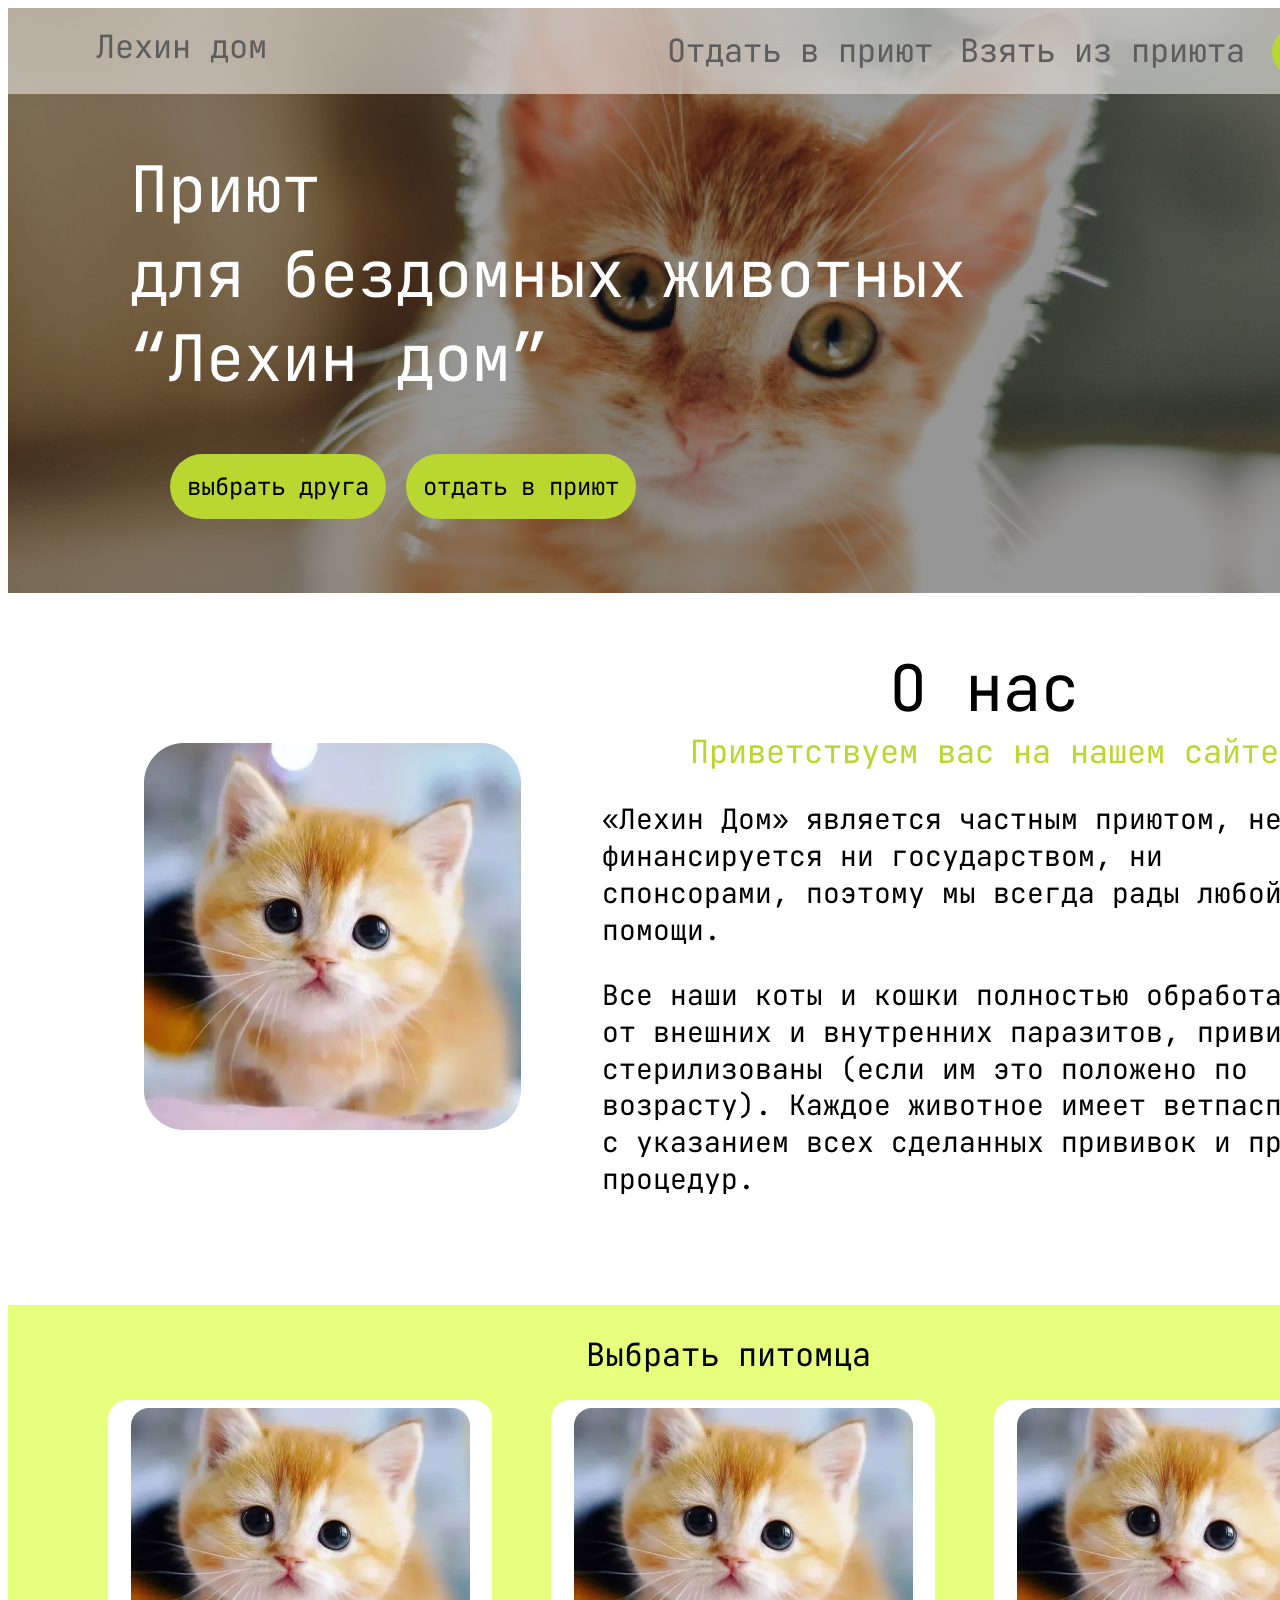
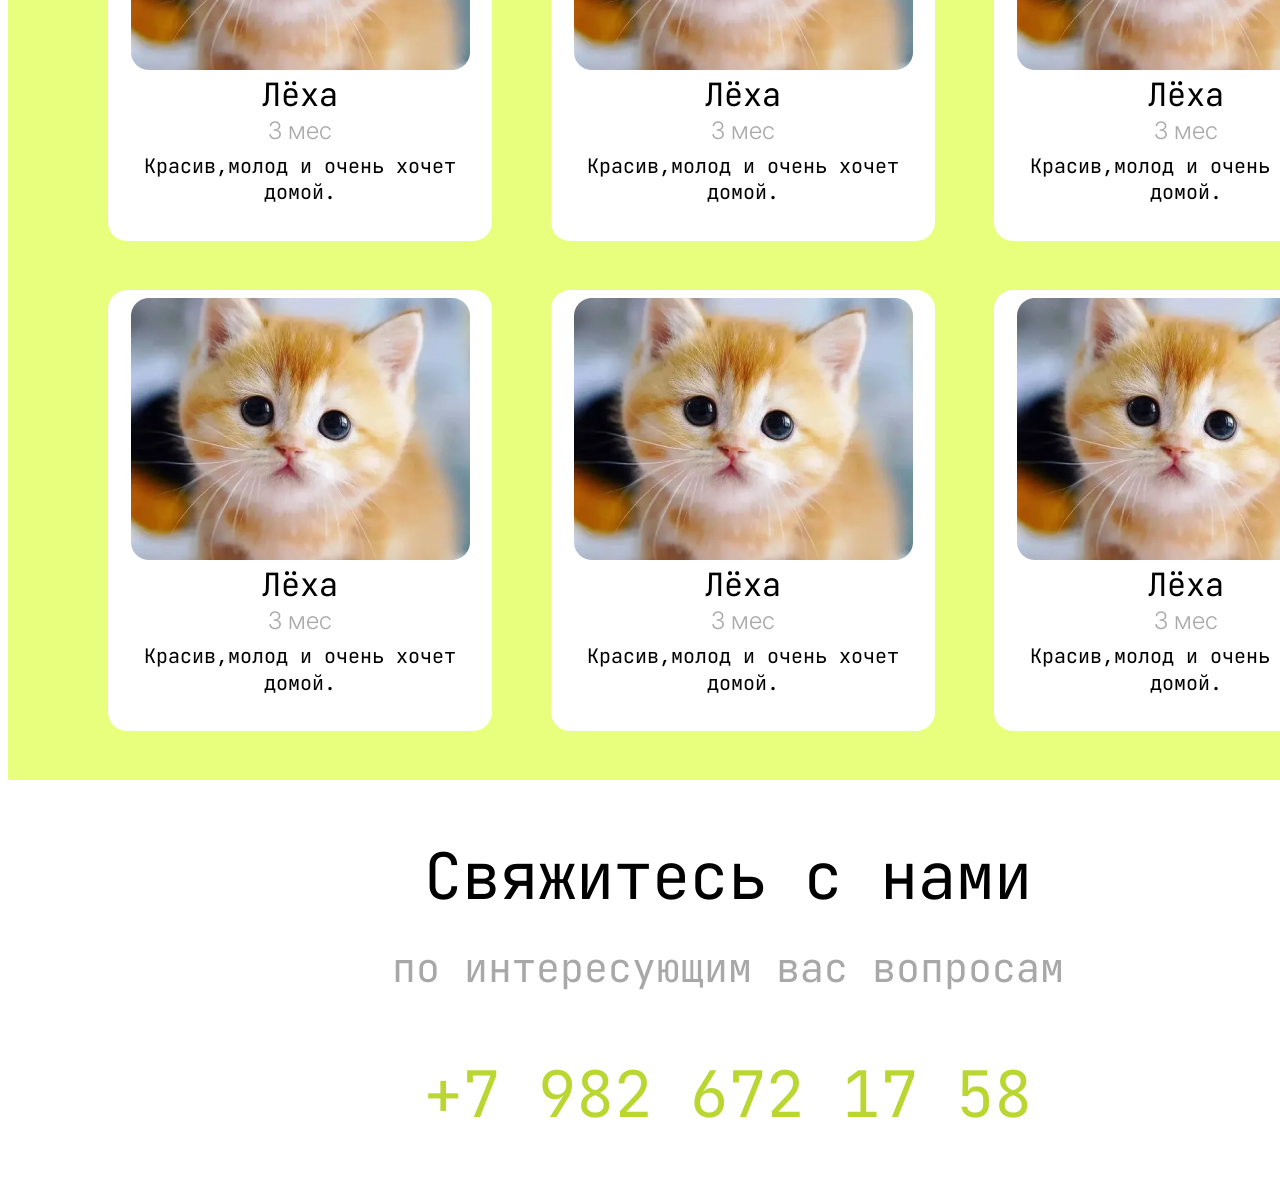
<file: index.html>
<!DOCTYPE html>
<html lang="ru">    
    <head>
        <meta charset="utf-8">
        <link rel="preconnect" href="https://fonts.googleapis.com">
        <link rel="preconnect" href="https://fonts.gstatic.com" crossorigin>
        <link href="https://fonts.googleapis.com/css2?family=Inter:ital,opsz,wght@0,14..32,100..900;1,14..32,100..900&display=swap" rel="stylesheet">
        <link rel="preconnect" href="https://fonts.googleapis.com">
        <link rel="preconnect" href="https://fonts.gstatic.com" crossorigin>
        <link href="https://fonts.googleapis.com/css2?family=JetBrains+Mono:ital,wght@0,100..800;1,100..800&display=swap" rel="stylesheet">
        <link href="style.css" rel="stylesheet">
        <title>Главная</title>
    </head>
    <body>
        <div class="bg-image">
            <header class = main-header>
                <a href="#" class="name">Лехин дом</a>
                <ul class="mini-nav">
                    <li class="mini-nav-item">
                        <a href="#">Отдать в приют</a>
                    </li>
                    <li class="mini-nav-item">
                        <a href="#">Взять из приюта</a>
                    </li>
                </ul>
                <div class="phone-circle">
                    <a href="#" class="call">
                        <img src="img/Icon_call.svg" width="31" height="23">
                    </a>
                </div>
            </header>
            <main>
                <section class="hero">
                    <h1>Приют<br>для бездомных животных<br>“Лехин дом”</h1>
                    <ul class="heri-list">
                        <li><button class="hero-li">
                            <a href="#" class="hero-button">выбрать друга</a>
                        </button></li>
                        <li><button class="hero-li">
                            <a href="#" class="hero-button">отдать в приют</a>
                        </button></li>              
                    </ul>
                </section>
                </div>
            <section class="about">
                <img src="img/image2.jpg" class="about-image" width="377" height="387">
                <div class="text-block">
                    <h2>О нас</h2>
                    <p class="green">Приветствуем вас на нашем сайте</p>
                    <p class="about-p">«Лехин Дом» является частным приютом, не финансируется ни государством, ни спонсорами, поэтому мы всегда рады любой помощи.</p> 
                    <p class="about-p">Все наши коты и кошки полностью обработаны от внешних и внутренних паразитов, привиты, стерилизованы (если им это положено по возрасту). Каждое животное имеет ветпаспорт с указанием всех сделанных прививок и прочих процедур.</p>
                </div>
            </section>
            <section class="adopt">
                <h2>Выбрать питомца</h2>
                <ul class="cards">
                    <li class="card">
                        <div class="card-content">
                            <img src="img/image3.jpg" class="card-image" width="339" height="262">
                            <h3>Лёха</h3>
                            <p class="age">3 мес</p>
                            <p class="description">Красив,молод и очень хочет домой.</p>
                        </div>
                    </li>
                    <li class="card">
                        <div class="card-content">
                            <img src="img/image3.jpg" class="card-image" width="339" height="262">
                            <h3>Лёха</h3>
                            <p class="age">3 мес</p>
                            <p class="description">Красив,молод и очень хочет домой.</p>
                        </div>
                    </li>
                    <li class="card">
                        <div class="card-content">
                            <img src="img/image3.jpg" class="card-image" width="339" height="262">
                            <h3>Лёха</h3>
                            <p class="age">3 мес</p>
                            <p class="description">Красив,молод и очень хочет домой.</p>
                        </div>
                    </li>
                    <li class="card">
                        <div class="card-content">
                            <img src="img/image3.jpg" class="card-image" width="339" height="262">
                            <h3>Лёха</h3>
                            <p class="age">3 мес</p>
                            <p class="description">Красив,молод и очень хочет домой.</p>
                        </div>
                    </li>
                    <li class="card">
                        <div class="card-content">
                            <img src="img/image3.jpg" class="card-image" width="339" height="262">
                            <h3>Лёха</h3>
                            <p class="age">3 мес</p>
                            <p class="description">Красив,молод и очень хочет домой.</p>
                        </div>
                    </li>
                    <li class="card">
                        <div class="card-content">
                            <img src="img/image3.jpg" class="card-image" width="339" height="262">
                            <h3>Лёха</h3>
                            <p class="age">3 мес</p>
                            <p class="description">Красив,молод и очень хочет домой.</p>
                        </div>
                    </li>
                </ul>
            </section>
            <section class="contacts">
                <h2>Свяжитесь с нами</h2>
                <p class="gray">по интересующим вас вопросам</p>
                <a href="tel:+1234567890" class="tel">+7 982 672 17 58</a>
            </section>
        </main>
        <footer>
            <!-- <img src="/img/map.png" class="map" width="1440" height="auto"> -->
            <script 
                type="text/javascript" 
                charset="utf-8" 
                async src="https://api-maps.yandex.ru/services/constructor/1.0/js/?um=constructor%3A4d57237674ab279586fbca2d14f949fea323b76c3590e642af955cc8a32bb4bb&amp;width=100%&amp;height=400&amp;lang=ru_RU&amp;scroll=true">
            </script>
        </footer>       
    </body>
</html>
</file>
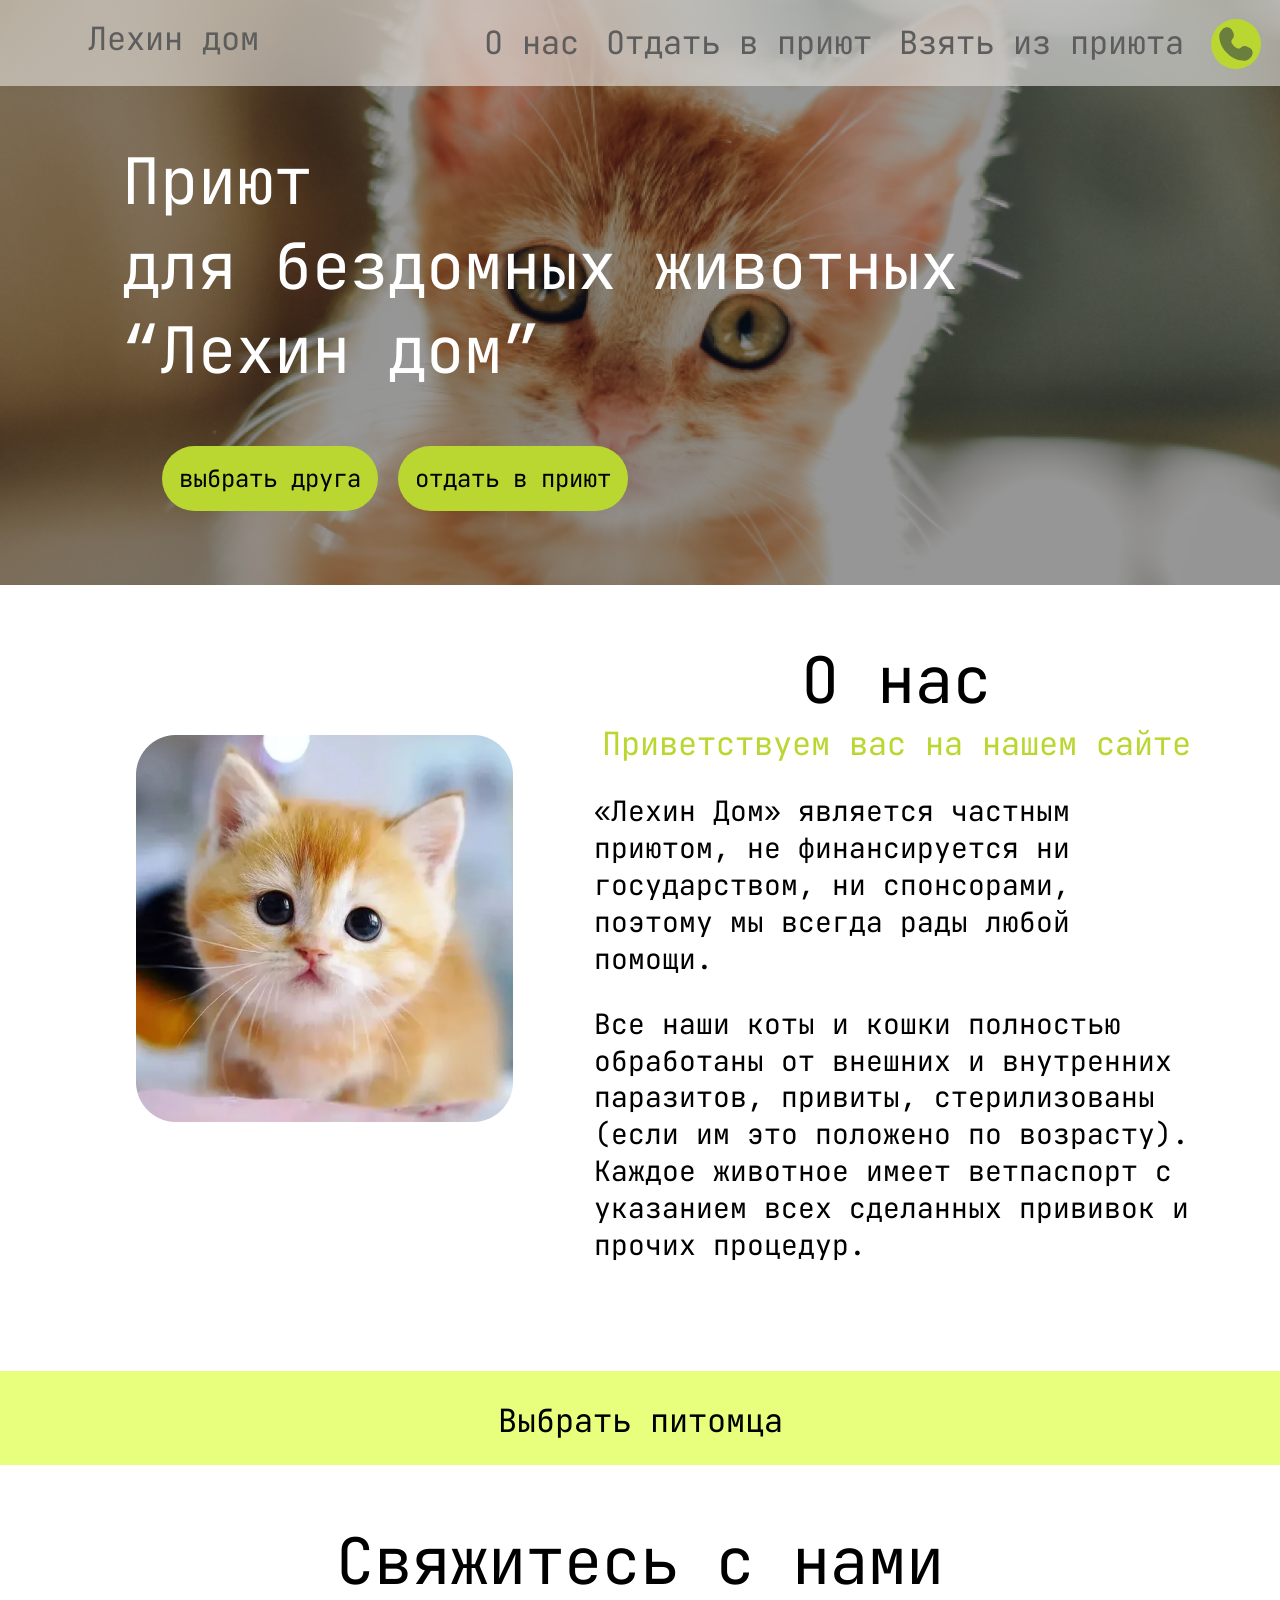
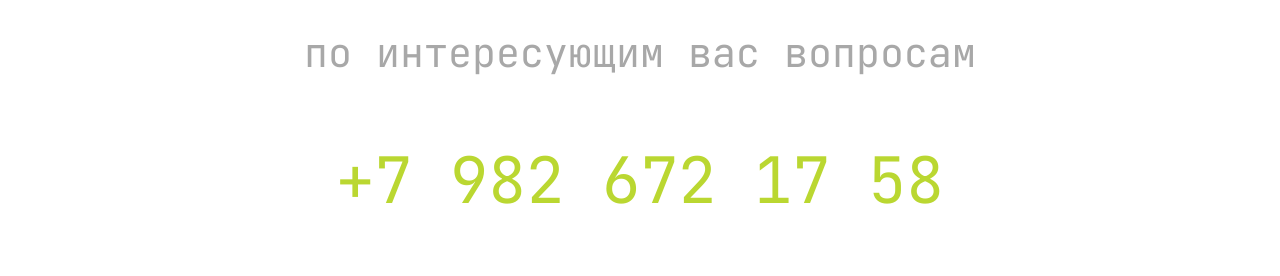
<file: front/index.html>
<!DOCTYPE html>
<html lang="ru">    
    <head>
        <meta charset="utf-8">
        <link rel="preconnect" href="https://fonts.googleapis.com">
        <link rel="preconnect" href="https://fonts.gstatic.com" crossorigin>
        <link href="https://fonts.googleapis.com/css2?family=Inter:ital,opsz,wght@0,14..32,100..900;1,14..32,100..900&display=swap" rel="stylesheet">
        <link rel="preconnect" href="https://fonts.googleapis.com">
        <link rel="preconnect" href="https://fonts.gstatic.com" crossorigin>
        <link href="https://fonts.googleapis.com/css2?family=JetBrains+Mono:ital,wght@0,100..800;1,100..800&display=swap" rel="stylesheet">
        <link href="style.css" rel="stylesheet">
        <title>Главная</title>
    </head>
    <body>
        <div class="mobile-menu">
            <button class="close-menu">×</button>
            <a htrf="about.html" class="menu-button">О нас</a>
            <a href="giveout.html" class="menu-button">Отдать в приют</a>
            <a href="takeFromShelter.html" class="menu-button">Взять из приюта</a>
            <a href="#" class="menu-button">Связаться с нами</a>
        </div>
        <div class="bg-image">
            <header class = main-header>
                <a href="index.html" class="name">Лехин дом</a>
                <ul class="mini-nav">
                    <li class="mini-nav-item">
                        <a href="about.html">О нас</a>
                    </li>
                    <li class="mini-nav-item">
                        <a href="giveout.html">Отдать в приют</a>
                    </li>
                    <li class="mini-nav-item">
                        <a href="takeFromShelter.html">Взять из приюта</a>
                    </li>
                </ul>
                <div class="phone-circle">
                    <a href="#tel" class="call">
                        <img class="call" src="img/Icon_call.svg" width="50" height="50">
                    </a>
                </div>
                <button class="menu-but">
                    <img src="img/Icon_menu.svg" width="46" height="46">
                </button>
            </header>
            <main>
                <section class="hero">
                    <h1>Приют<br>для бездомных животных<br>“Лехин дом”</h1>
                    <ul class="hero-list">
                        <li><button class="hero-li">
                            <a href="takeFromShelter.html" class="hero-button">выбрать друга</a>
                        </button></li>
                        <li><button class="hero-li">
                            <a href="giveout.html" class="hero-button">отдать в приют</a>
                        </button></li>              
                    </ul>
                </section>
                </div>
            <section class="about">
                <img src="img/image2.jpg" class="about-image" width="377" height="387">
                <div class="text-block">
                    <h2>О нас</h2>
                    <p class="green">Приветствуем вас на нашем сайте</p>
                    <p class="about-p">«Лехин Дом» является частным приютом, не финансируется ни государством, ни спонсорами, поэтому мы всегда рады любой помощи.</p> 
                    <p class="about-p">Все наши коты и кошки полностью обработаны от внешних и внутренних паразитов, привиты, стерилизованы (если им это положено по возрасту). Каждое животное имеет ветпаспорт с указанием всех сделанных прививок и прочих процедур.</p>
                </div>
            </section>
            <section class="adopt">
                <h2>Выбрать питомца</h2>
                <ul class="cards">
                    <!-- <li class="card">
                        <div class="card-content">
                            <img src="img/image3.jpg" class="card-image" width="339" height="262">
                            <h3>Лёха</h3>
                            <p class="age">3 мес</p>
                            <p class="description">Красив,молод и очень хочет домой.</p>
                        </div>
                    </li>
                    <li class="card">
                        <div class="card-content">
                            <img src="img/image3.jpg" class="card-image" width="339" height="262">
                            <h3>Лёха</h3>
                            <p class="age">3 мес</p>
                            <p class="description">Красив,молод и очень хочет домой.</p>
                        </div>
                    </li>
                    <li class="card">
                        <div class="card-content">
                            <img src="img/image3.jpg" class="card-image" width="339" height="262">
                            <h3>Лёха</h3>
                            <p class="age">3 мес</p>
                            <p class="description">Красив,молод и очень хочет домой.</p>
                        </div>
                    </li>
                    <li class="card">
                        <div class="card-content">
                            <img src="img/image3.jpg" class="card-image" width="339" height="262">
                            <h3>Лёха</h3>
                            <p class="age">3 мес</p>
                            <p class="description">Красив,молод и очень хочет домой.</p>
                        </div>
                    </li>
                    <li class="card mobile-card">
                        <div class="card-content">
                            <img src="img/image3.jpg" class="card-image" width="339" height="262">
                            <h3>Лёха</h3>
                            <p class="age">3 мес</p>
                            <p class="description">Красив,молод и очень хочет домой.</p>
                        </div>
                    </li>
                    <li class="card mobile-card">
                        <div class="card-content">
                            <img src="img/image3.jpg" class="card-image" width="339" height="262">
                            <h3>Лёха</h3>
                            <p class="age">3 мес</p>
                            <p class="description">Красив,молод и очень хочет домой.</p>
                        </div>
                    </li> -->
                </ul>
            </section>
            <section class="contacts">
                <h2>Свяжитесь с нами</h2>
                <p class="gray">по интересующим вас вопросам</p>
                <a href="tel:+1234567890" class="tel" id="tel">+7 982 672 17 58</a>
            </section>
        </main>
        <footer>
            <script 
                type="text/javascript" 
                charset="utf-8" 
                async src="https://api-maps.yandex.ru/services/constructor/1.0/js/?um=constructor%3A4d57237674ab279586fbca2d14f949fea323b76c3590e642af955cc8a32bb4bb&amp;width=100%&amp;height=400&amp;lang=ru_RU&amp;scroll=true">
            </script>
        </footer>    
    </body>
    <script src="scripts/indexScript.js"></script>
</html>
</file>
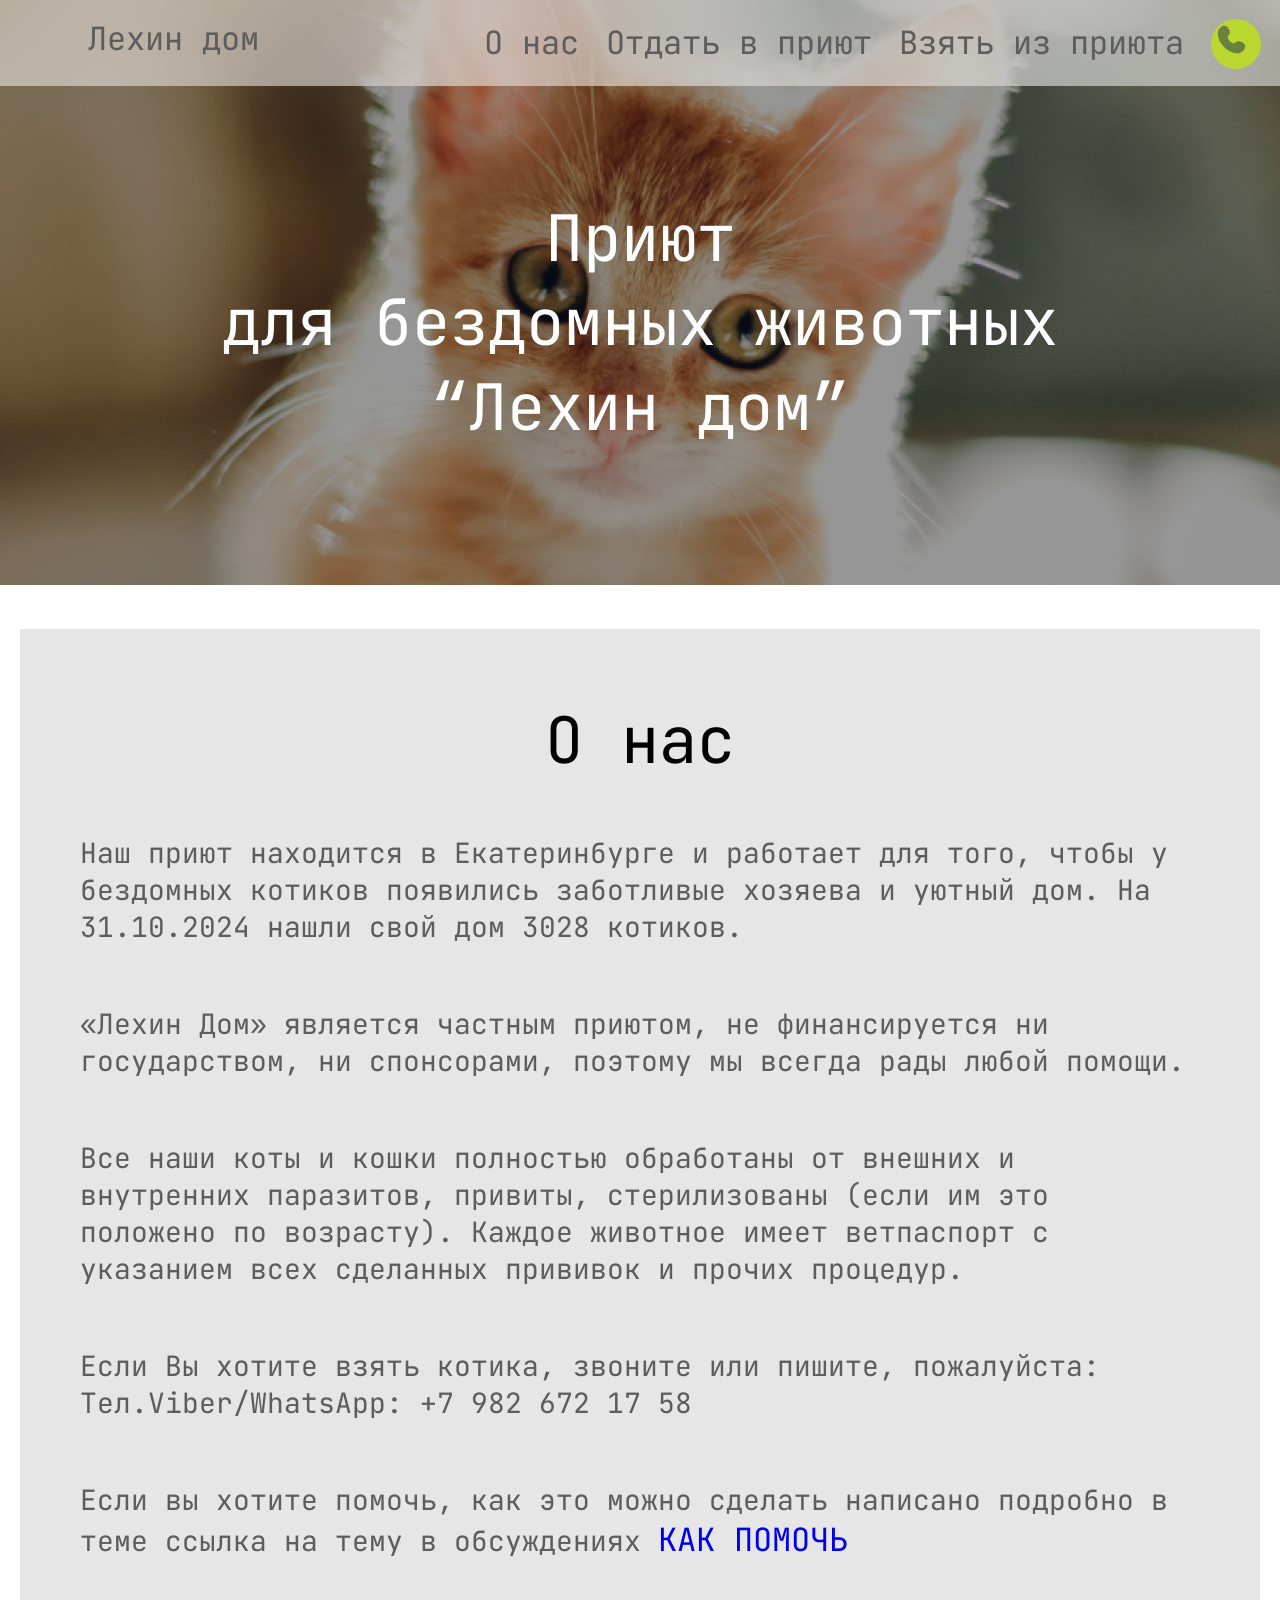
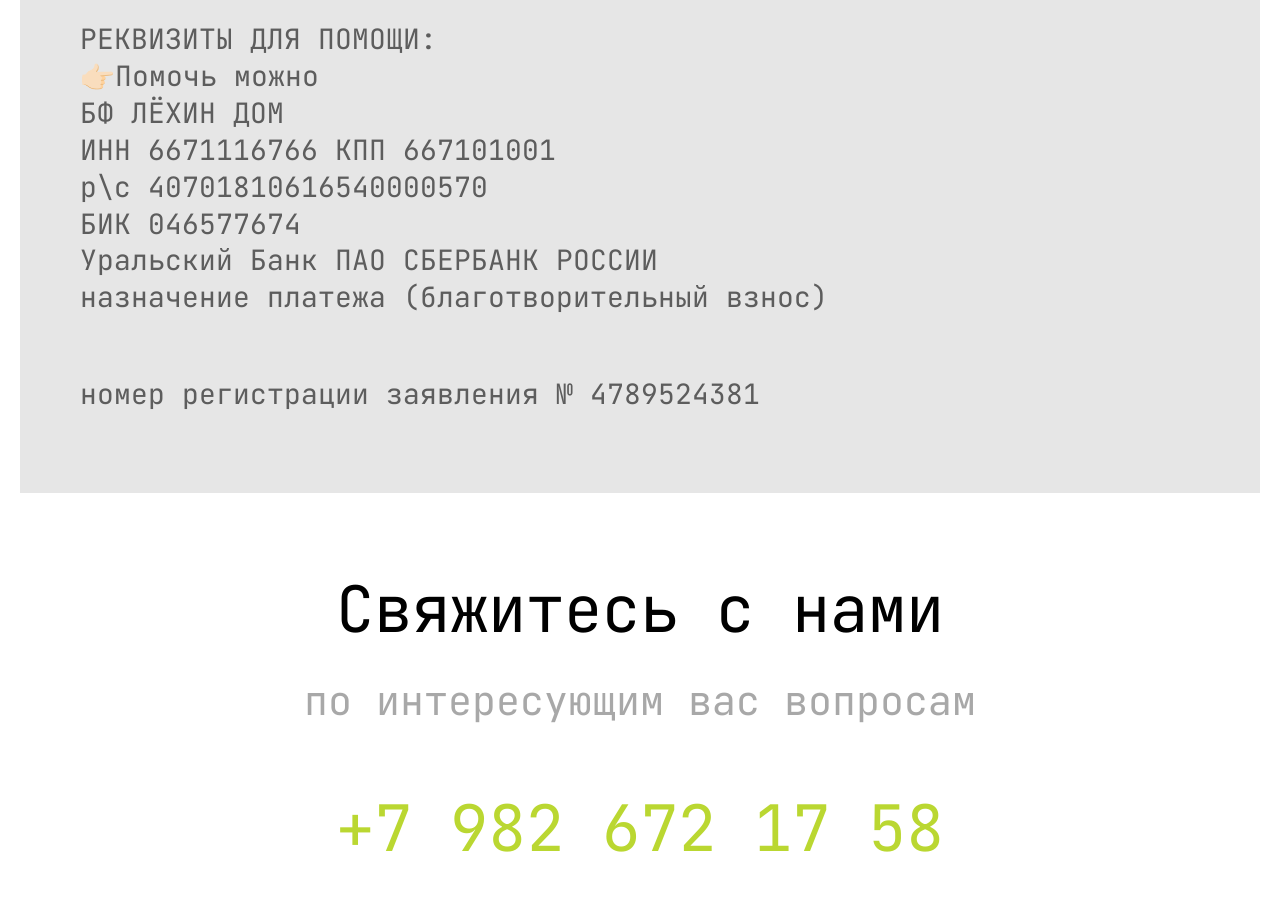
<file: front/about.html>
<!DOCTYPE html>
<html lang="ru">
    <head>
        <meta charset="utf-8">
        <link rel="preconnect" href="https://fonts.googleapis.com">
        <link rel="preconnect" href="https://fonts.gstatic.com" crossorigin>
        <link href="https://fonts.googleapis.com/css2?family=Inter:ital,opsz,wght@0,14..32,100..900;1,14..32,100..900&display=swap" rel="stylesheet">
        <link rel="preconnect" href="https://fonts.googleapis.com">
        <link rel="preconnect" href="https://fonts.gstatic.com" crossorigin>
        <link href="https://fonts.googleapis.com/css2?family=JetBrains+Mono:ital,wght@0,100..800;1,100..800&display=swap" rel="stylesheet">
        <link href="style.css" rel="stylesheet">
        <title>О нас</title>
    </head>
    <body>
        <div class="mobile-menu">
            <button class="close-menu">×</button>
            <a href="giveout.html" class="menu-button">Отдать в приют</a>
            <a href="takeFromShelter.html" class="menu-button">Взять из приюта</a>
            <a href="#" class="menu-button">Связаться с нами</a>
        </div>
        <div class="bg-image">
            <header class = main-header>
                <a href="index.html" class="name">Лехин дом</a>
                <ul class="mini-nav">
                    <li class="mini-nav-item">
                        <a href="about.html">О нас</a>
                    </li>
                    <li class="mini-nav-item">
                        <a href="giveout.html">Отдать в приют</a>
                    </li>
                    <li class="mini-nav-item">
                        <a href="takeFromShelter.html">Взять из приюта</a>
                    </li>
                </ul>
                <div class="phone-circle">
                    <a href="#" class="call">
                        <img src="img/Icon_call.svg" width="41" height="41">
                    </a>
                </div>
                <button class="menu-but">
                    <img src="img/Icon_menu.svg" width="46" height="46">
                </button>
            </header>
            <main class="about-page">
                <section class="about-hero">
                    <h1>Приют<br>для бездомных животных<br>“Лехин дом”</h1>
                    <div class="about-graybox">
                        <h2> О нас</h2>
                        <p>Наш приют находится в Екатеринбурге и работает для того, чтобы у бездомных котиков появились заботливые хозяева и уютный дом. На 31.10.2024 нашли свой дом 3028 котиков.</p>
                        <p>«Лехин Дом» является частным приютом, не финансируется ни государством, ни спонсорами, поэтому мы всегда рады любой помощи.</p>
                        <p>Все наши коты и кошки полностью обработаны от внешних и внутренних паразитов, привиты, стерилизованы (если им это положено по возрасту). Каждое животное имеет ветпаспорт с указанием всех сделанных прививок и прочих процедур.</p>
                        <p>Если Вы хотите взять котика, звоните или пишите, пожалуйста:<br>Тел.Viber/WhatsApp: +7 982 672 17 58</p>
                        <p>Если вы хотите помочь, как это можно сделать написано подробно в теме ссылка на тему в обсуждениях <a href="#" class="how-to-help"> КАК ПОМОЧЬ</a></p>
                        <p>РЕКВИЗИТЫ ДЛЯ ПОМОЩИ:<br>👉🏻Помочь можно<br>БФ ЛЁХИН ДОМ<br>ИНН 6671116766 КПП 667101001<br>р\с 40701810616540000570<br>БИК 046577674<br>Уральский Банк ПАО СБЕРБАНК РОССИИ<br>назначение платежа (благотворительный взнос)</p>
                        <p>номер регистрации заявления № 4789524381</p>
                    </div>
                </section>
                <section class="giveout-contacts">
                    <h2>Свяжитесь с нами</h2>
                    <p class="gray">по интересующим вас вопросам</p>
                    <a href="tel:+1234567890" class="tel">+7 982 672 17 58</a>
                </section>
            </div>
        </main>
    </body>
    <script src="scripts/aboutScript.js"></script>
</html>
</file>
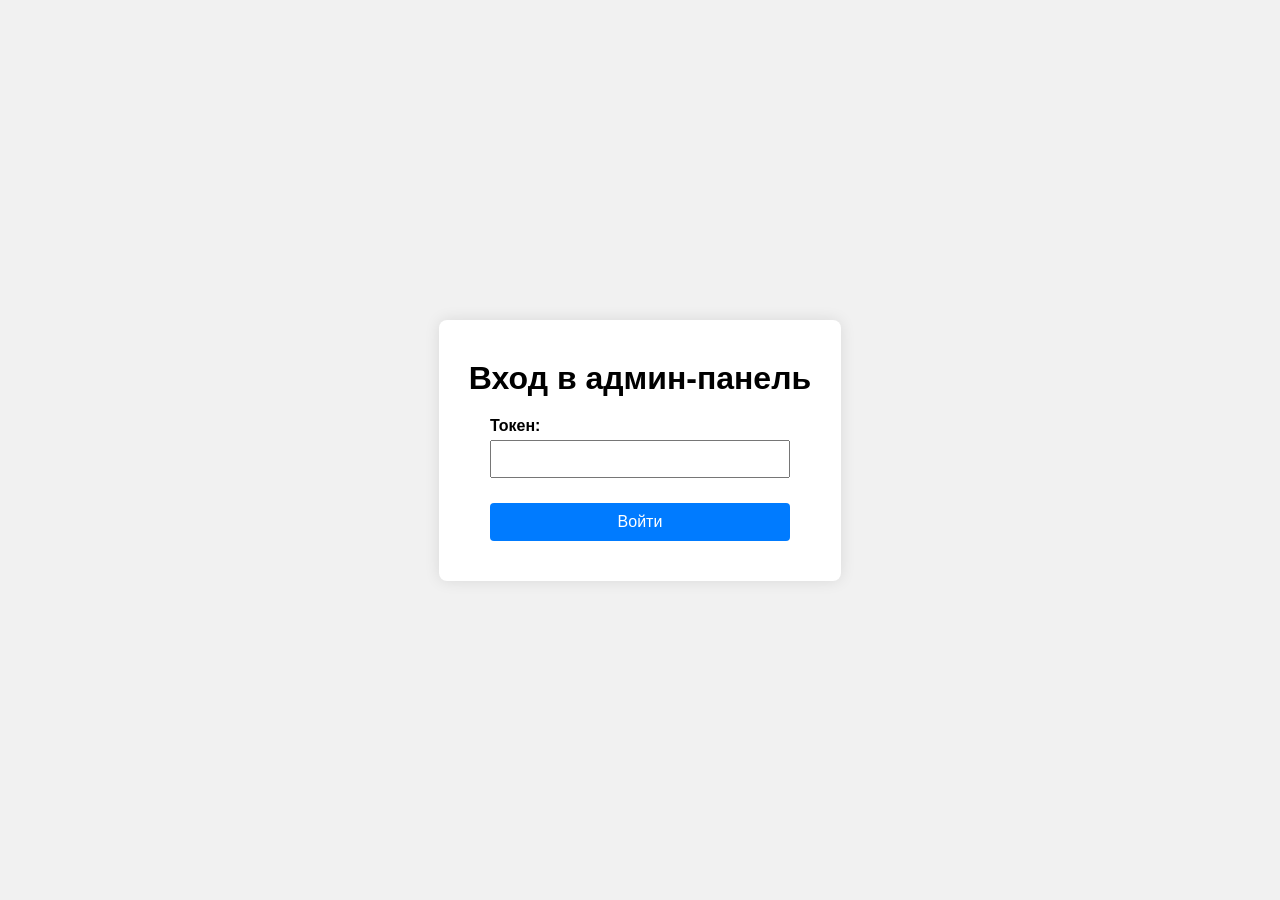
<file: front/admin-panel.html>
<!DOCTYPE html>
<html lang="ru">
<head>
  <meta charset="UTF-8">
  <title>Admin Panel</title>
  <style>
    body {
      font-family: Arial, sans-serif;
      margin: 20px;
      padding: 0;
      background-color: #f9f9f9;
      box-sizing: border-box;
    }
    h1 {
      margin-bottom: 10px;
    }
    h2 {
      margin-top: 40px;
    }
    table {
      width: 100%;
      border-collapse: collapse;
      margin-bottom: 20px;
      background-color: #fff;
    }
    table th, table td {
      border: 1px solid #ccc;
      padding: 8px;
      text-align: left;
    }
    .btn-logout {
      background-color: #dc3545;
      color: #fff;
      border: none;
      padding: 8px 16px;
      cursor: pointer;
      font-size: 16px;
      border-radius: 4px;
      margin-bottom: 20px;
    }
    .btn-logout:hover {
      background-color: #c82333;
    }
    .btn-delete {
      background-color: #ff4444;
      color: #fff;
      border: none;
      padding: 5px 10px;
      cursor: pointer;
      font-size: 14px;
      border-radius: 4px;
      margin-right: 8px;
    }
    .btn-delete:hover {
      background-color: #cc0000;
    }
    /* Кнопка для перемещения кота */
    .btn-move {
      background-color: #28a745;
      color: #fff;
      border: none;
      padding: 5px 10px;
      cursor: pointer;
      font-size: 14px;
      border-radius: 4px;
    }
    .btn-move:hover {
      background-color: #218838;
    }
    .no-data {
      font-style: italic;
      color: #777;
    }
  </style>
</head>
<body>

  <h1>Админ-панель</h1>
  <button class="btn-logout" id="logoutBtn">Выйти</button>

  <!-- Блок котов в приюте -->
  <section>
    <h2>Коты в приюте</h2>
    <table id="shelterCatsTable">
      <thead>
        <tr>
          <th>ID</th>
          <th>Имя кота</th>
          <th>Возраст</th>
          <th>Описание</th>
          <th>URL изображения</th>
          <th>Время в приюте (мес.)</th>
          <th>Дата прибытия</th>
          <th>Действия</th>
        </tr>
      </thead>
      <tbody>
      </tbody>
    </table>
    <div id="shelterCatsNoData" class="no-data" style="display: none;">Нет котов</div>
  </section>

  <!-- Блок заявок на новых котов -->
  <section>
    <h2>Заявки на новых котов</h2>
    <table id="newCatsTable">
      <thead>
        <tr>
          <th>ID</th>
          <th>Владелец</th>
          <th>Телефон</th>
          <th>Тип кота</th>
          <th>Где найден</th>
          <th>Причина сдачи</th>
          <th>Порода</th>
          <th>Пол</th>
          <th>Кличка кота</th>
          <th>Действия</th>
        </tr>
      </thead>
      <tbody>
      </tbody>
    </table>
    <div id="newCatsNoData" class="no-data" style="display: none;">Нет заявок</div>
  </section>

  <!-- Блок заявок на забор котов -->
  <section>
    <h2>Заявки на забор котов</h2>
    <table id="takeCatsTable">
      <thead>
        <tr>
          <th>ID</th>
          <th>Полное имя</th>
          <th>Телефон</th>
          <th>Когда забрать</th>
          <th>Действия</th>
        </tr>
      </thead>
      <tbody>
      </tbody>
    </table>
    <div id="takeCatsNoData" class="no-data" style="display: none;">Нет заявок</div>
  </section>

  <script>
    // Проверяем токен при загрузке
    const token = sessionStorage.getItem('admin_token');
    if (!token) {
      alert("Нет доступа: требуется ввести токен.");
      window.location.href = "login.html";
    }

    // Логика выхода (очистка токена)
    document.getElementById('logoutBtn').addEventListener('click', () => {
      sessionStorage.removeItem('admin_token');
      window.location.href = "login.html";
    });

    // -----------------------------
    //  ЗАГРУЗКА ДАННЫХ
    // -----------------------------

    // Загрузка котов в приюте
    async function loadShelterCats() {
      try {
        const response = await fetch("https://lyokhinhouse-api.up.railway.app/get-cats-in-shelter", {
          method: 'GET'
        });
        if (!response.ok) {
          const data = await response.json();
          throw new Error(data.error || "Ошибка при получении котов из приюта");
        }
        const data = await response.json();
        const shelterCats = data.cats_in_shelter;
        const tableBody = document.querySelector("#shelterCatsTable tbody");
        tableBody.innerHTML = "";

        if (!shelterCats || shelterCats.length === 0) {
          document.getElementById('shelterCatsNoData').style.display = 'block';
          return;
        } else {
          document.getElementById('shelterCatsNoData').style.display = 'none';
        }

        shelterCats.forEach(cat => {
          const row = document.createElement('tr');
          row.innerHTML = `
            <td>${cat.id}</td>
            <td>${cat.cat_name || ""}</td>
            <td>${cat.cat_age || ""}</td>
            <td>${cat.description || ""}</td>
            <td>${cat.image_url || ""}</td>
            <td>${cat.time_at_shelter || ""}</td>
            <td>${cat.arrival_date || ""}</td>
            <td>
              <button class="btn-delete" data-id="${cat.id}" data-type="shelter">Удалить</button>
            </td>
          `;
          tableBody.appendChild(row);
        });
      } catch (error) {
        console.error(error);
        alert("Ошибка: " + error.message);
      }
    }

    // Загрузка заявок на новых котов
    async function loadNewCatsApplications() {
      try {
        const response = await fetch("https://lyokhinhouse-api.up.railway.app/get-new-cats-applications", {
          method: 'GET',
          headers: {
            'Token': token
          }
        });
        if (!response.ok) {
          const data = await response.json();
          throw new Error(data.error || "Ошибка при получении заявок");
        }
        const data = await response.json();
        const newCats = data.new_cats;
        const tableBody = document.querySelector("#newCatsTable tbody");
        tableBody.innerHTML = "";

        if (!newCats || newCats.length === 0) {
          document.getElementById('newCatsNoData').style.display = 'block';
          return;
        } else {
          document.getElementById('newCatsNoData').style.display = 'none';
        }

        newCats.forEach(cat => {
          const row = document.createElement('tr');
          row.innerHTML = `
            <td>${cat.id}</td>
            <td>${cat.owner_name || ""}</td>
            <td>${cat.phone_number || ""}</td>
            <td>${cat.cat_type || ""}</td>
            <td>${cat.where_found || ""}</td>
            <td>${cat.reason_to_give || ""}</td>
            <td>${cat.breed || ""}</td>
            <td>${cat.gender || ""}</td>
            <td>${cat.cat_name || ""}</td>
            <td>
              <button class="btn-delete" data-id="${cat.id}" data-type="new">Удалить</button>
              <button class="btn-move" data-id="${cat.id}" data-type="move">Принять</button>
            </td>
          `;
          tableBody.appendChild(row);
        });
      } catch (error) {
        console.error(error);
        alert("Ошибка: " + error.message);
      }
    }

    // Загрузка заявок на забор котов
    async function loadTakeCatsApplications() {
      try {
        const response = await fetch("https://lyokhinhouse-api.up.railway.app/get-take-cats-applications", {
          method: 'GET',
          headers: {
            'Token': token
          }
        });
        if (!response.ok) {
          const data = await response.json();
          throw new Error(data.error || "Ошибка при получении заявок");
        }
        const data = await response.json();
        const takeCats = data.take_cats_applications;
        const tableBody = document.querySelector("#takeCatsTable tbody");
        tableBody.innerHTML = "";

        if (!takeCats || takeCats.length === 0) {
          document.getElementById('takeCatsNoData').style.display = 'block';
          return;
        } else {
          document.getElementById('takeCatsNoData').style.display = 'none';
        }

        takeCats.forEach(app => {
          const row = document.createElement('tr');
          row.innerHTML = `
            <td>${app.id}</td>
            <td>${app.full_name || ""}</td>
            <td>${app.phone_number || ""}</td>
            <td>${app.when_pick_up || ""}</td>
            <td>
              <button class="btn-delete" data-id="${app.id}" data-type="take">Удалить</button>
            </td>
          `;
          tableBody.appendChild(row);
        });
      } catch (error) {
        console.error(error);
        alert("Ошибка: " + error.message);
      }
    }

    // -----------------------------
    //  УДАЛЕНИЕ ДАННЫХ
    // -----------------------------
    async function deleteApplication(id, type) {
      try {
        let url = "";
        if (type === "new") {
          url = `https://lyokhinhouse-api.up.railway.app/delete-new-cat-application/${id}`;
        } else if (type === "take") {
          url = `https://lyokhinhouse-api.up.railway.app/delete-take-cat-application/${id}`;
        } else if (type === "shelter") {
          url = `https://lyokhinhouse-api.up.railway.app/delete-cat-from-shelter/${id}`;
        }

        const response = await fetch(url, {
          method: 'DELETE',
          headers: {
            'Token': token
          }
        });
        const data = await response.json();
        if (!response.ok) {
          throw new Error(data.error || "Ошибка при удалении");
        }
        alert("Успешно удалено!");

        // Перезагружаем только нужную таблицу
        if (type === "new") {
          loadNewCatsApplications();
        } else if (type === "take") {
          loadTakeCatsApplications();
        } else if (type === "shelter") {
          loadShelterCats();
        }
      } catch (error) {
        console.error(error);
        alert("Ошибка: " + error.message);
      }
    }

    // -----------------------------
    //  ПЕРЕМЕЩЕНИЕ КОТА ИЗ ЗАЯВКИ В ПРИЮТ
    // -----------------------------
    async function moveNewCatToShelter(appId) {
      try {
        const url = `https://lyokhinhouse-api.up.railway.app/move-new-cat-to-shelter/${appId}`;
        const response = await fetch(url, {
          method: 'POST',
          headers: {
            'Token': token
          }
        });
        const data = await response.json();

        if (!response.ok) {
          throw new Error(data.error || "Ошибка при перемещении кота");
        }

        alert("Кот успешно перемещён в приют!");
        // Перезагружаем таблицу заявок, чтобы убрать перемещённого кота
        loadNewCatsApplications();
        // По желанию обновляем таблицу "Коты в приюте"
        loadShelterCats();

      } catch (error) {
        console.error(error);
        alert("Ошибка: " + error.message);
      }
    }

    // -----------------------------
    //  ОБРАБОТЧИК КЛИКОВ ПО КНОПКАМ
    // -----------------------------
    document.addEventListener('click', function(event) {
      // Если нажата кнопка "Удалить"
      if (event.target.classList.contains('btn-delete')) {
        const appId = event.target.getAttribute('data-id');
        const appType = event.target.getAttribute('data-type');
        if (appId && appType) {
          if (confirm("Удалить?")) {
            deleteApplication(appId, appType);
          }
        }
      }

      // Если нажата кнопка "Переместить"
      if (event.target.classList.contains('btn-move')) {
        const appId = event.target.getAttribute('data-id');
        const appType = event.target.getAttribute('data-type');
        if (appId && appType === 'move') {
          if (confirm("Переместить кота в приют?")) {
            moveNewCatToShelter(appId);
          }
        }
      }
    });

    // -----------------------------
    //  ИНИЦИАЛИЗАЦИЯ ПРИ ЗАГРУЗКЕ
    // -----------------------------
    window.addEventListener('DOMContentLoaded', () => {
      loadShelterCats();
      loadNewCatsApplications();
      loadTakeCatsApplications();
    });
  </script>
</body>
</html>
</file>
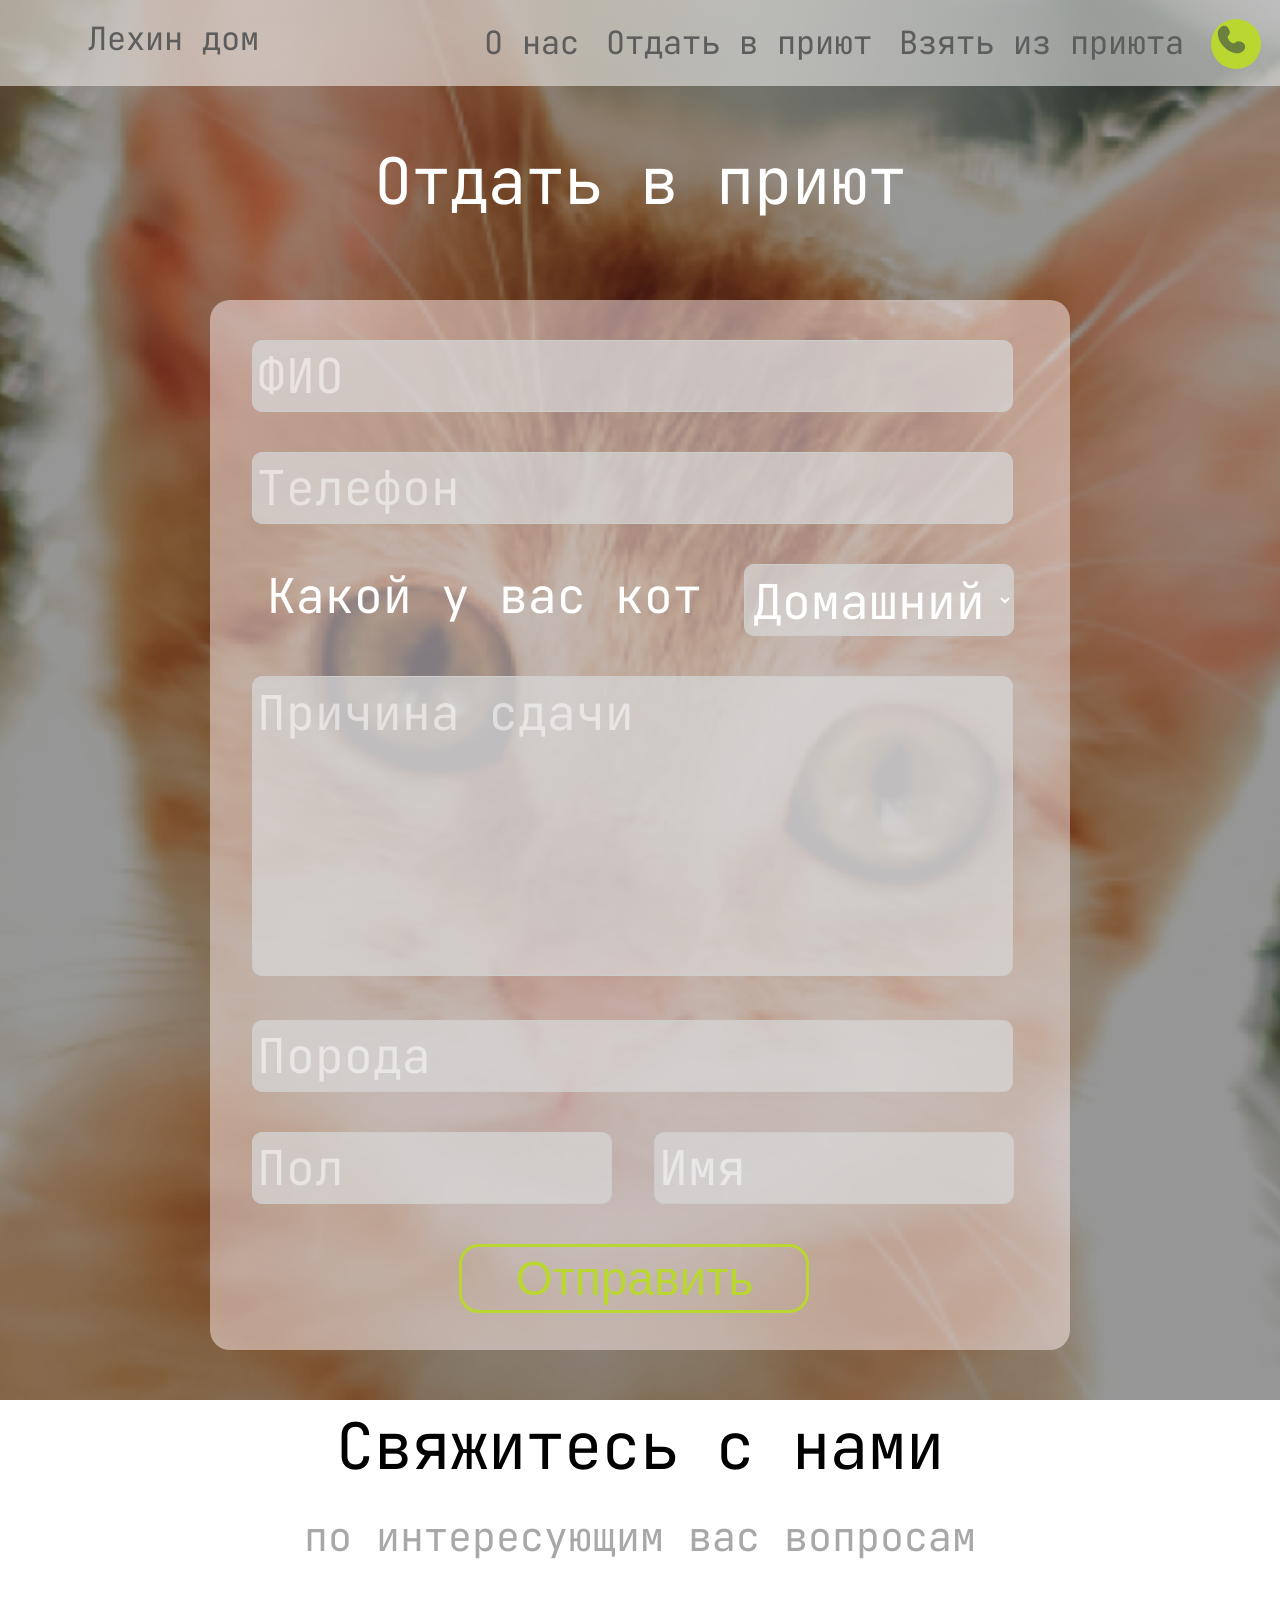
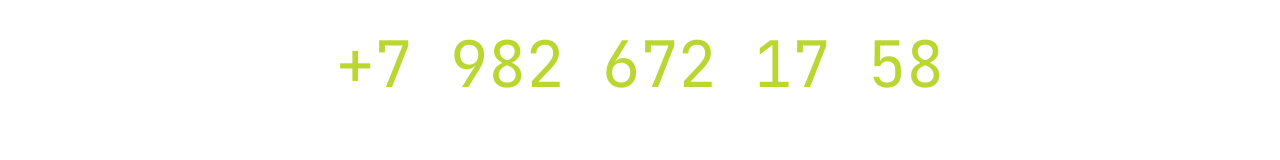
<file: front/giveout.html>
<!DOCTYPE html>
<html lang="ru">    
    <head>
        <meta charset="utf-8">
        <link rel="preconnect" href="https://fonts.googleapis.com">
        <link rel="preconnect" href="https://fonts.gstatic.com" crossorigin>
        <link href="https://fonts.googleapis.com/css2?family=Inter:ital,opsz,wght@0,14..32,100..900;1,14..32,100..900&display=swap" rel="stylesheet">
        <link rel="preconnect" href="https://fonts.googleapis.com">
        <link rel="preconnect" href="https://fonts.gstatic.com" crossorigin>
        <link href="https://fonts.googleapis.com/css2?family=JetBrains+Mono:ital,wght@0,100..800;1,100..800&display=swap" rel="stylesheet">
        <link href="style.css" rel="stylesheet">
        <title>Отдать в приют</title>
    </head>
    <body>
        <div class="mobile-menu">
            <button class="close-menu">×</button>
            <a href="about.html" class="menu-button">О нас</a>
            <a href="giveout.html" class="menu-button">Отдать в приют</a>
            <a href="takeFromShelter.html" class="menu-button">Взять из приюта</a>
            <a href="#" class="menu-button">Связаться с нами</a>
        </div>
        <div class="bg-image giveout">
            <header class = main-header>
                <a href="index.html" class="name">Лехин дом</a>
                <ul class="mini-nav">
                    <li class="mini-nav-item">
                        <a href="about.html">О нас</a>
                    </li>
                    <li class="mini-nav-item">
                        <a href="giveout.html">Отдать в приют</a>
                    </li>
                    <li class="mini-nav-item">
                        <a href="takeFromShelter.html">Взять из приюта</a>
                    </li>
                </ul>
                <div class="phone-circle">
                    <a href="#" class="call">
                        <img src="img/Icon_call.svg" width="41" height="41">
                    </a>
                </div>
                <button class="menu-but">
                    <img src="img/Icon_menu.svg" width="46" height="46">
                </button>
            </header>
            <main class="giveout-main">
                <section class="giveout-section">
                    <h1>Отдать в приют</h1>
                    <div class="ancet">
                        <form id="giveoutForm">
                            <div class="input">
                                <input type="text" id="fio" name="fio" placeholder="ФИО" required>
                            </div>
                            <div class="input">
                                <input type="tel" id="phone" name="phone" placeholder="Телефон" required>
                            </div>
                            <div class="ancet-info-block">
                                <p>Какой у вас кот</p>
                                <div class="input ancet-menu">
                                    <select id="cat-breed" name="cat-breed" onchange="toggleAdditionalFields()">
                                        <option value="Домашний">Домашний</option>
                                        <option value="Уличный">Уличный</option>
                                    </select>
                                </div>
                            </div>
                            <div class="input">
                                <textarea lang="ru" spellcheck="true" id="source" name="source" placeholder="Где нашли" required></textarea>
                            </div>
                            <div id="additional-fields" style="display: none;">
                                <div class="input">
                                    <input type="text" id="breed" name="breed" placeholder="Порода" required>
                                </div>
                                <div class="additions-inputs">
                                    <div class="input">
                                        <input type="text" id="gender" name="gender" placeholder="Пол" required>
                                    </div>
                                    <div class="input">
                                        <input type="text" id="name" name="name" placeholder="Имя" required>
                                    </div>
                                </div>
                            </div>
                            <div class="ancet-send">
                                <button type="submit" class="ancet-send-text">Отправить</button>
                            </div>
                        </form>
                    </div>
                </section>
                <section class="giveout-contacts">
                    <h2>Свяжитесь с нами</h2>
                    <p class="gray">по интересующим вас вопросам</p>
                    <a href="tel:+1234567890" class="tel">+7 982 672 17 58</a>
                </section>
            </main>
        </div>
    </body>
    <script src="scripts/giveoutScript.js"></script>
</html>
</file>
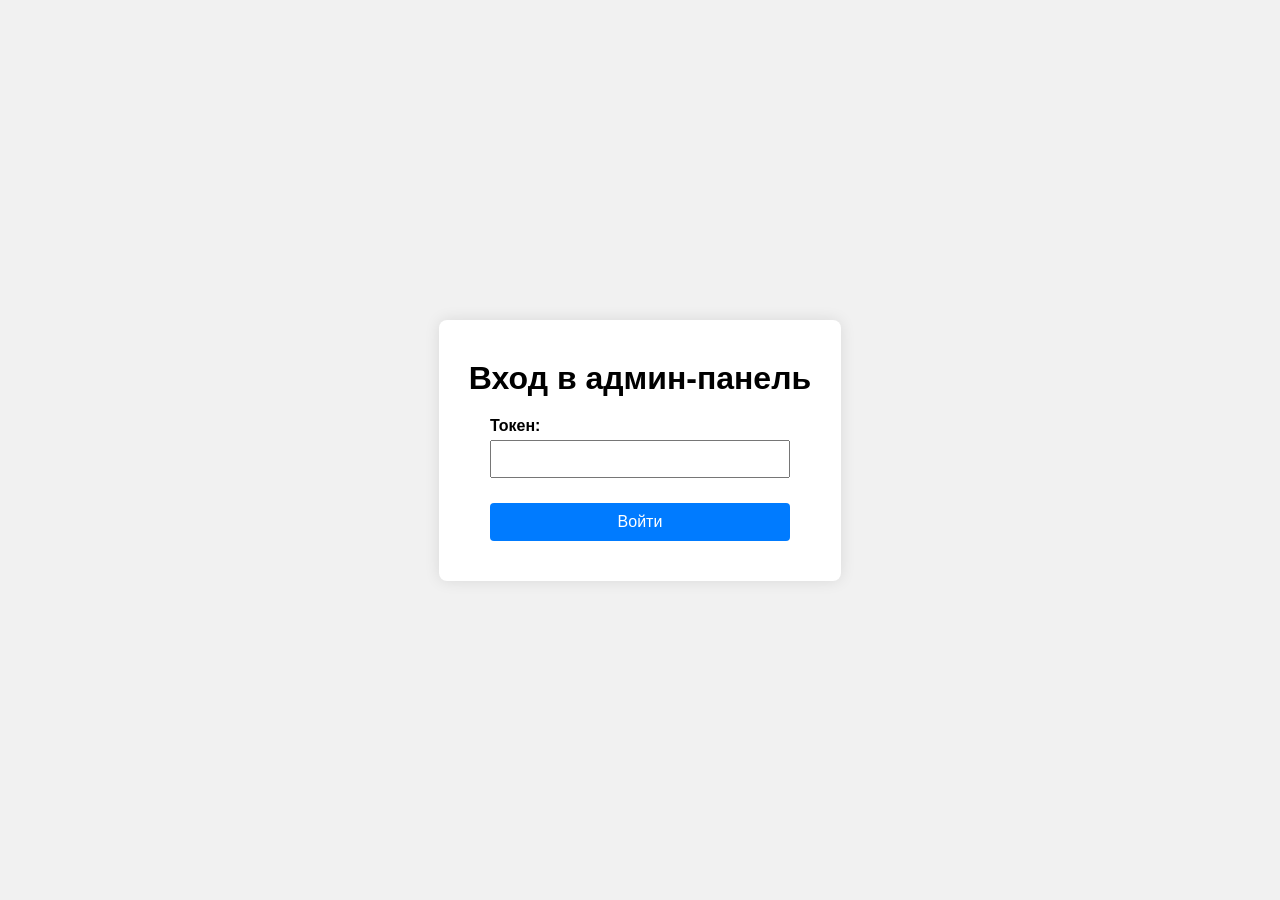
<file: front/login.html>
<!DOCTYPE html>
<html lang="ru">
<head>
    <meta charset="UTF-8">
    <title>Admin Login</title>
    <style>
        body {
            margin: 0; 
            padding: 0;
            box-sizing: border-box;
            font-family: Arial, sans-serif;
            background-color: #f1f1f1;

            /* Центрируем все по вертикали и горизонтали */
            display: flex;
            justify-content: center;
            align-items: center;
            height: 100vh;
        }

        .login-container {
            background-color: #fff;
            padding: 40px 30px;
            border-radius: 8px;
            box-shadow: 0 0 15px rgba(0, 0, 0, 0.1);

            /* Центрируем содержимое внутри контейнера */
            display: flex;
            flex-direction: column;
            align-items: center;
        }

        .login-container h1 {
            margin: 0 0 20px 0;
        }

        form {
            width: 100%;
            max-width: 300px; /* Максимальная ширина формы для узких экранов */
            display: flex;
            flex-direction: column;
        }

        .input-group {
            margin-bottom: 15px;
            display: flex;
            flex-direction: column;
        }

        label {
            margin-bottom: 5px;
            font-weight: bold;
        }

        input[type="text"] {
            padding: 8px;
            font-size: 16px;
        }

        button[type="submit"] {
            padding: 10px 20px;
            font-size: 16px;
            cursor: pointer;
            border: none;
            border-radius: 4px;
            background-color: #007BFF;
            color: #fff;
            margin-top: 10px;
        }

        button[type="submit"]:hover {
            background-color: #0056b3;
        }
        
    </style>
</head>
<body>
    <div class="login-container">
        <h1>Вход в админ-панель</h1>
        <form id="adminLoginForm">
            <div class="input-group">
                <label for="token">Токен:</label>
                <input type="text" id="token" name="token" required>
            </div>
            <button type="submit">Войти</button>
        </form>
    </div>

    <script>
    document.getElementById('adminLoginForm').addEventListener('submit', async function(e){
        e.preventDefault();
        const tokenValue = document.getElementById('token').value.trim();

        try {
            // Отправляем GET-запрос на /check-admin-token
            // с заголовком, в котором указываем введённый токен
            const response = await fetch("https://lyokhinhouse-api.up.railway.app/check-admin-token", {
                method: 'GET',
                headers: {
                    'Token': tokenValue
                }
            });

            const data = await response.json();

            if (response.ok) {
                // Если токен верный — сохраняем его в sessionStorage
                sessionStorage.setItem('admin_token', tokenValue);

                alert("Токен верный, переходим в админ-панель!");
                window.location.href = "admin-panel.html"; 
            } else {
                // Если ошибка — сообщаем текст ошибки
                alert("Ошибка: " + (data.error || "Недопустимый токен!"));
            }
        } catch (error) {
            console.error(error);
            alert("Ошибка при запросе на /check-admin-token");
        }
    });
    </script>
</body>
</html>
</file>
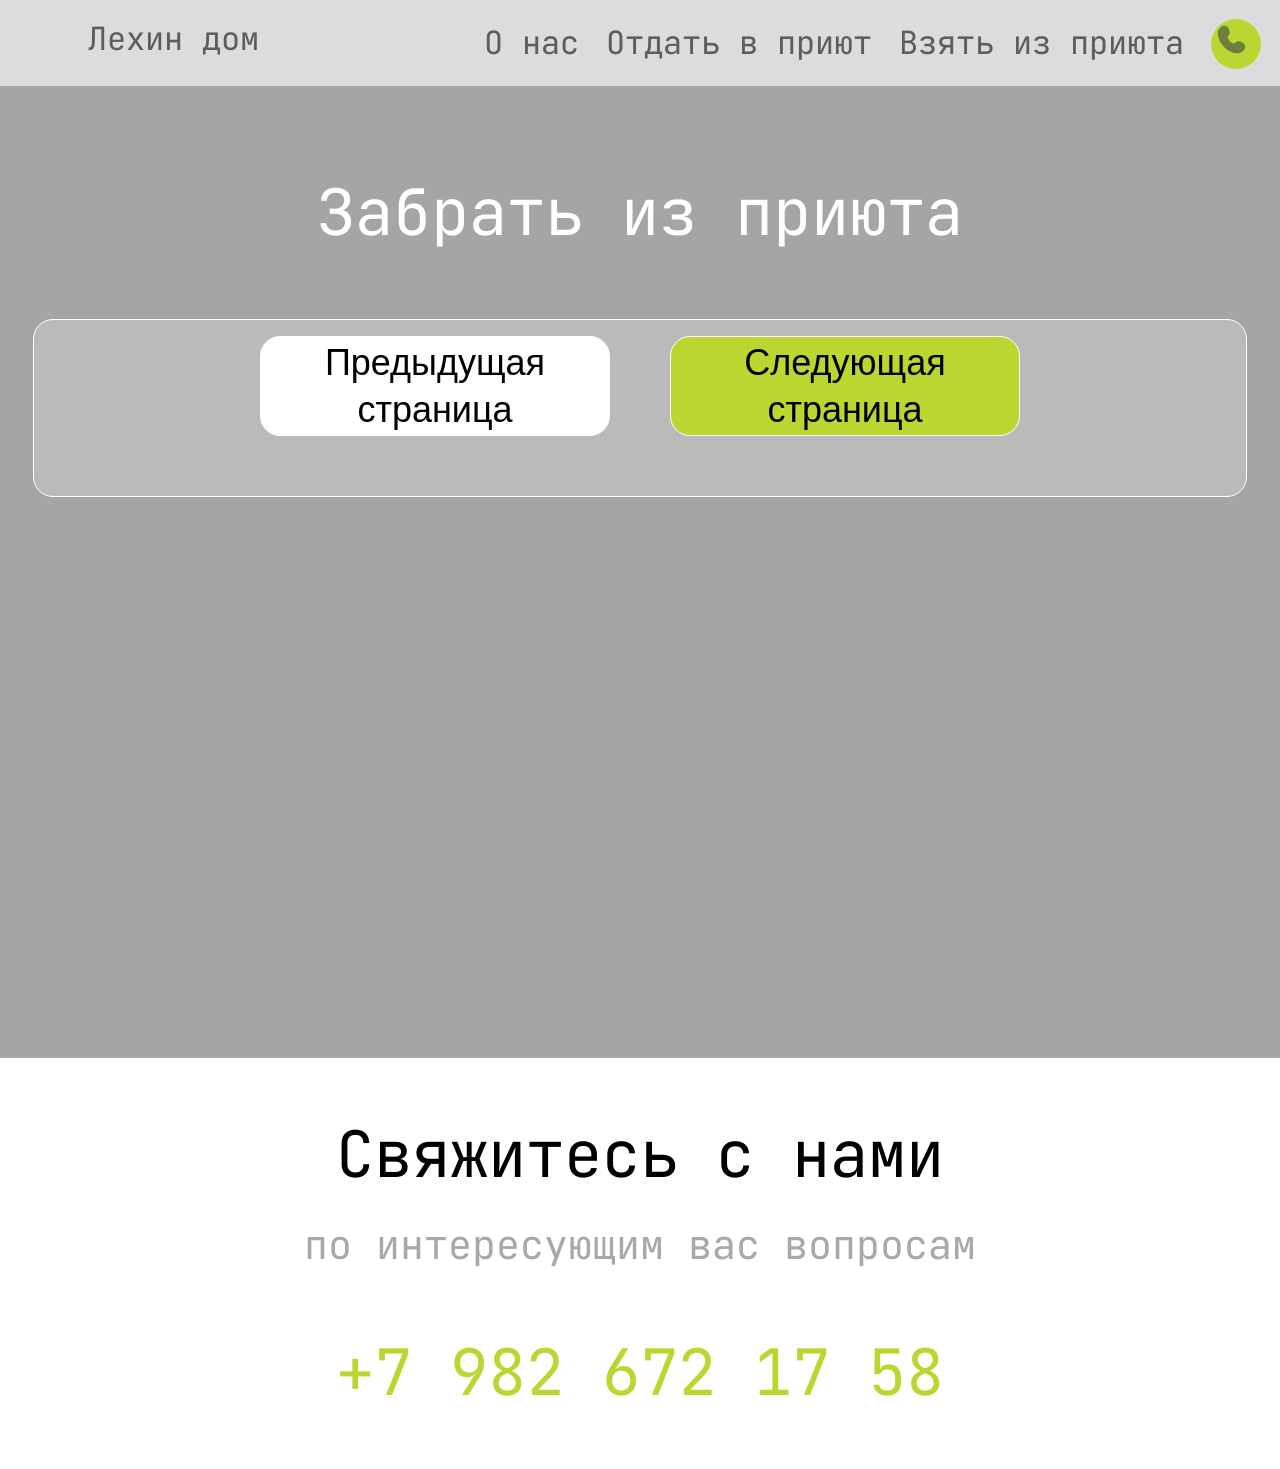
<file: front/takeFromShelter.html>
<!DOCTYPE html>
<html lang="ru">    
    <head>
        <meta charset="utf-8">
        <link rel="preconnect" href="https://fonts.googleapis.com">
        <link rel="preconnect" href="https://fonts.gstatic.com" crossorigin>
        <link href="https://fonts.googleapis.com/css2?family=Inter:ital,opsz,wght@0,14..32,100..900;1,14..32,100..900&display=swap" rel="stylesheet">
        <link rel="preconnect" href="https://fonts.googleapis.com">
        <link rel="preconnect" href="https://fonts.gstatic.com" crossorigin>
        <link href="https://fonts.googleapis.com/css2?family=JetBrains+Mono:ital,wght@0,100..800;1,100..800&display=swap" rel="stylesheet">
        <link href="style.css" rel="stylesheet">
        <title>Забрать из приюта</title>
    </head>
    <body>
        <div class="mobile-menu">
            <button class="close-menu">×</button>
            <a htef="about.html" class="menu-button">О нас</a>
            <a href="giveout.html" class="menu-button">Отдать в приют</a>
            <a href="takeFromShelter.html" class="menu-button">Взять из приюта</a>
            <a href="index.html" class="menu-button">Связаться с нами</a>
        </div>
        <div class="takeFS">
            <header class="takeFS-header">
                <a href="index.html" class="name">Лехин дом</a>
                <ul class="mini-nav">
                    <li class="mini-nav-item">
                        <a href="about.html">О нас</a>
                    </li>
                    <li class="mini-nav-item">
                        <a href="giveout.html">Отдать в приют</a>
                    </li>
                    <li class="mini-nav-item">
                        <a href="takeFromShelter.html">Взять из приюта</a>
                    </li>
                </ul>
                <div class="phone-circle">
                    <a href="#" class="call">
                        <img src="img/Icon_call.svg" width="41" height="41">
                    </a>
                </div>
                <button class="menu-but">
                    <img src="img/Icon_menu.svg" width="46" height="46">
                </button>
            </header>
        </div>
        <main>
            <section class="takeFS-main">
                <h1>Забрать из приюта</h1>
                <div class="gray-box">
                    <ul class="takeFS-list">
                        
                    </ul>
                    <ul class="takeFS-buttons-list">
                        <li><button class="takeFS-previous" id="prev-button">Предыдущая страница</button></li>
                        <li><button class="takeFS-next" id="next-button">Следующая страница</button></li>
                    </ul>
                </div>
            </section>
            <section class="contacts">
                <h2>Свяжитесь с нами</h2>
                <p class="gray">по интересующим вас вопросам</p>
                <a href="tel:+1234567890" class="tel">+7 982 672 17 58</a>
            </section>
        </main>    
    </body>
    <script src="scripts/takeFromShelterScript.js"></script>
</html>
</file>
<file: style.css>
p, h1, h2, h3, a {
    font-family: 'JetBrains Mono', monospace; 
}

a{
    text-decoration: none;
    font-size: 32px;
    font-weight: 400;
    line-height: 42.24px;
    text-align: left;
}

li{
    list-style: none;
    padding: 0;
}
button{
    outline: none; 
    border: none; 
}

header{
    height: 86px;
}
.bg-image {
    position: relative;
    background-image: url('img/image1.png'); 
    background-size: cover;
    background-position: center;
    height: 585px; 
}

.bg-image::before {
    content: '';
    position: absolute;
    top: 0;
    left: 0;
    right: 0;
    bottom: 0;
    background-color: rgba(0, 0, 0, 0.4); 
    z-index: 1; 
}

.bg-image h1 {
    position: relative; 
    color: white; 
    z-index: 2; 
}

.bg-image .main-header{
    background-color: rgba(255, 255, 255, 0.5);
    backdrop-filter: blur(50px);
    position: relative; 
    z-index: 2
}

header a{
    color: #5D5D5D;
    margin-top: 18px;
    padding: 0;

}

header{
    display: flex;
    padding-left: 0;
}

header ul{
    display: flex;
    margin: 0;
    padding: 0;
    margin-top: 22px;
}
.mini-nav-item{
    margin:0;
    padding: 0;
    margin-right: 27px;
}

.call{
    margin: 0;
    padding: 0;
    margin-left: 9px;
    margin-top: 9px;
}
.name{
    margin-right: 400px;
    margin-top: 18px;
    padding: 0;
    margin-left: 88px;
}
.phone-circle{
    width: 50px;
    height: 50px;
    background-color:#BAD731 ;
    border-radius: 50px;
    padding: 0;
    margin:0;
    margin-top: 19px;
    margin-right: 31px;
}

/* БЛОК ГЕРОЙ */


.hero{
    padding-left: 122px;
}
h1{
    font-size: 64px;
    font-weight: 400;
    line-height: 84.48px;
    text-align: left;
}

.hero a{
    font-size: 24px;
    font-weight: 400;
    line-height: 31.68px;
    text-align: left;
}

.hero ul{
    display: flex;
}

.hero-li{
    display: inline-block; 
    padding: 17px; 
    background-color: #BAD731; 
    border-radius: 50px; 
    margin: 0;
    margin-right: 20px ;
    position: relative; 
    z-index: 2
}

.hero-button{
    color: #000000;
}

/* БЛОК О НАС */

.about{
    display: flex;
    padding-right: 82px;
    margin-bottom: 79px;
}

.about-image{
    margin-top: 150px;
    margin-left: 136px;
    margin-right: 81px;
}

.text-block h2{
    font-size: 64px;
    font-weight: 400;
    line-height: 84.48px;
    text-align: center;
    padding-top: 0;
    margin-bottom: 0;
}

.green{
    font-size: 32px;
    font-weight: 400;
    line-height: 42.24px;
    text-align: center;
    margin:0;
    padding: 0;
    color: #BAD731;
    margin-bottom: 24px;
}

.about-p{
    font-size: 28px;
    font-weight: 400;
    line-height: 36.96px;
    text-align: left;
}

/* ВЫБРАТЬ ПИТОМЦА */

.adopt{
    background-color: #E8FF7D;
    padding: 0;
}

.adopt h2{
    padding-top: 29px;
    text-align: center;
    font-size: 32px;
    font-weight: 400;
    line-height: 42.24px;
    margin-bottom: 23px;
}

.cards{
    display: flex;
    flex-wrap: wrap;
    margin-left: 100px;
    padding: 0;
}
.card{
    padding: 0;
    margin-right: 59px;
    margin-bottom: 36px;
}

.card-content{
    margin: 0;
    background-color: #FFFFFF;
    padding-left: 11px;
    padding-top: 8px;
    padding-right: 11px;
    border-radius: 19px;
    text-align: center;
    width: 362px;
}

h3{
    margin: 0;
    padding: 0;
    font-size: 32px;
    font-weight: 400;
    line-height: 42.24px;
}

.age{
    margin: 0;
    padding: 0;
    margin-bottom: 8px;
    font-family: Inter;
    font-size: 24px;
    font-weight: 300;
    line-height: 29.05px;
    color: #A9A9A9;
}

.description{
    margin: 0;
    padding: 0;
    font-size: 20px;
    font-weight: 400;
    line-height: 26.4px;
    color: #000000;
    overflow-wrap: break-word;
    height: 88px;
    margin-bottom:13px ;
}

/* КОНТАКТЫ */

.contacts{
    text-align: center;
    padding-bottom: 54px;
}

.contacts h2{
    font-size: 64px;
    font-weight: 400;
    line-height: 84.48px;
    margin: 0;
    padding: 0;
    margin-bottom: 23px;
    margin-top: 54px;
}

.contacts p{
    font-size: 40px;
    font-weight: 400;
    line-height: 52.8px;
    color: #A8A8A8;
    padding: 0;
    margin: 0;
    margin-bottom: 58px;
}

.tel{
    color: #BAD731;
    margin-bottom: 54px;
    font-size: 64px;
    font-weight: 400;
    line-height: 84.48px;
}

/* КАРТА */ 

@media(max-width: 1440px){
    body{
        width: 1440px;
    }
}

@media(max-width: 700px){
    body{
        width: 100%;
    }
    .name{
        margin-left: 37px;
    }
    .mini-nav-item{
        display: none;
    }
    .call, .phone-circle{
        display: none;
    }
    .bg-image{
        height: 603px ;
    }
}
</file>
<file: front/style.css>
.mobile-menu{
    display: none;
}
p, h1, h2, h3, a {
    font-family: 'JetBrains Mono', monospace; 
}

body{
    margin: 0;
    width: auto;
    min-width: 400px;
    background-color: #FFFFFF;
}

a{
    text-decoration: none;
    font-size: 32px;
    font-weight: 400;
    line-height: 42.24px;
    text-align: left;
}

li{
    list-style: none;
    padding: 0;
}
button{
    outline: none; 
    border: none; 
    margin: 0;
    padding: 0;
    background-color: rgba(93, 93, 93, 0);
}
button:active {
    transform: scale(0.95); 
    opacity: 50%; 
}

header{
    height: 86px;
    display: flex;
    padding-left: 0;
    padding-right: 19px;
}

.menu-but{
    display: none;
}

.bg-image{
    position: relative;
    background-image: url('img/image1.png'); 
    background-size: cover;
    background-position: center;
    height: 585px; 
}
.giveout {
    position: relative;
    background-image: url('img/image1.png'); 
    background-size: cover;
    background-position: center;
    height: 1400px; 
}
.bg-image::before, .giveout::before {
    content: '';
    position: absolute;
    top: 0;
    left: 0;
    right: 0;
    bottom: 0;
    background-color: rgba(0, 0, 0, 0.4); 
    z-index: 1; 
}

.bg-image h1 {
    position: relative; 
    color: white; 
    z-index: 2; 
}

.giveout h1{
    font-size: 64px;
    font-weight: 400;
    line-height: 84.48px;
    text-align: center;
    margin-bottom: 76px;
}

.bg-image .main-header, .giveout .main-header{
    background-color: rgba(255, 255, 255, 0.5);
    backdrop-filter: blur(50px);
    position: relative; 
    z-index: 2
}

header a{
    color: #5D5D5D;
    margin-top: 18px;
    padding: 0;
}


header ul{
    display: flex;
    margin: 0;
    padding: 0;
    margin-top: 22px;
}

.mini-nav{
    margin-left: auto;
}

.mini-nav-item{
    margin:0;
    padding: 0;
    margin-right: 27px;
}

/* .call{ */
    /* margin: 0; */
    /* padding: 0; */
    /* margin-left: 5px; */
    /* margin-top: 9px;    */
/* } */
.name{
    margin-right: auto;
    margin-top: 18px;
    padding: 0;
    margin-left: 88px;
}
.phone-circle{
    width: 50px;
    height: 50px;
    background-color:#BAD731 ;
    border-radius: 50px;
    padding: 0;
    margin:0;
    margin-top: 19px;
	align: center;
}

/* БЛОК ГЕРОЙ */


.hero{
    padding-left: 122px;
}
h1{
    font-size: 64px;
    font-weight: 400;
    line-height: 84.48px;
    text-align: left;
}

.hero a{
    font-size: 24px;
    font-weight: 400;
    line-height: 31.68px;
    text-align: left;
}

.hero ul{
    display: flex;
}

.hero-li{
    display: inline-block; 
    padding: 17px; 
    background-color: #BAD731; 
    border-radius: 50px; 
    margin: 0;
    margin-right: 20px ;
    position: relative; 
    z-index: 2
}

.hero-button{
    color: #000000;
}

/* БЛОК О НАС */

.about{
    display: flex;
    padding-right: 82px;
    margin-bottom: 79px;
}

.about-image{
    margin-top: 150px;
    margin-left: 136px;
    margin-right: 81px;
}

.text-block h2{
    font-size: 64px;
    font-weight: 400;
    line-height: 84.48px;
    text-align: center;
    padding-top: 0;
    margin-bottom: 0;
}

.green{
    font-size: 32px;
    font-weight: 400;
    line-height: 42.24px;
    text-align: center;
    margin:0;
    padding: 0;
    color: #BAD731;
    margin-bottom: 24px;
}

.about-p{
    font-size: 28px;
    font-weight: 400;
    line-height: 36.96px;
    text-align: left;
}

/* ВЫБРАТЬ ПИТОМЦА */

.adopt{
    background-color: #E8FF7D;
    padding: 0;
}

.adopt h2{
    padding-top: 29px;
    text-align: center;
    font-size: 32px;
    font-weight: 400;
    line-height: 42.24px;
    margin-bottom: 23px;
}

.cards{
    display: flex;
    flex-wrap: wrap;
    margin-left: 100px;
    padding: 0;
}
.card{
    padding: 0;
    margin-right: 50px;
    margin-bottom: 36px;
}

.card-content{
    margin: 0;
    background-color: #FFFFFF;
    padding-left: 11px;
    padding-top: 8px;
    padding-right: 11px;
    border-radius: 19px;
    text-align: center;
    width: 362px;
}

h3{
    margin: 0;
    padding: 0;
    font-size: 32px;
    font-weight: 400;
    line-height: 42.24px;
}

.age{
    margin: 0;
    padding: 0;
    margin-bottom: 8px;
    font-family: Inter;
    font-size: 24px;
    font-weight: 300;
    line-height: 29.05px;
    color: #A9A9A9;
}

.description{
    margin: 0;
    padding: 0;
    font-size: 20px;
    font-weight: 400;
    line-height: 26.4px;
    color: #000000;
    overflow-wrap: break-word;
    height: 88px;
    margin-bottom:13px ;
}

/* КОНТАКТЫ */

.contacts, .giveout-contacts{
    text-align: center;
    padding-bottom: 54px;
}

.contacts h2, .giveout-contacts h2{
    font-size: 64px;
    font-weight: 400;
    line-height: 84.48px;
    margin: 0;
    padding: 0;
    margin-bottom: 23px;
    margin-top: 54px;
}

.contacts p, .giveout-contacts p{
    font-size: 40px;
    font-weight: 400;
    line-height: 52.8px;
    color: #A8A8A8;
    padding: 0;
    margin: 0;
    margin-bottom: 58px;
}

.tel{
    color: #BAD731;
    margin-bottom: 54px;
    font-size: 64px;
    font-weight: 400;
    line-height: 84.48px;
}
/* СТРАНИЦА ОТДАТЬ В ПРИЮТ */

.ancet{
    background-color: rgba(255, 237, 237, 0.5);
    margin: 0 auto;
    width: 860px;
    height: 1050px;
    border-radius:20px ;
    border: 1px #FFFFFF;
    position: relative;
    z-index: 5;
}

input[type="text"],
input[type="tel"],
select {
    width: 761px;
    height:72px ;
    padding: 4px; 
    border: 1px solid #ccc; 
    background-color: rgba(217, 217, 217, 0.7);
    z-index: 6;
    border-radius: 10px; 
    box-sizing: border-box; /* Учет внутренних отступов в ширине */
    margin-left: 42px;
    margin-top: 40px;
    font-family: JetBrains Mono;
    font-size: 48px;
    font-weight: 400;
    line-height: 63.36px;
    color: rgba(255, 255, 255);
    
}
textarea#source {
    width: 761px;
    height:300px ;
    padding: 4px; 
    border: 1px solid #ccc; 
    background-color: rgba(217, 217, 217, 0.7);
    z-index: 6;
    border-radius: 10px; 
    box-sizing: border-box; /* Учет внутренних отступов в ширине */
    margin-left: 42px;
    margin-top: 40px;
    font-family: JetBrains Mono;
    font-size: 48px;
    font-weight: 400;
    line-height: 63.36px;
    color: rgba(255, 255, 255);
    overflow: hidden; /* Скрыть полосу прокрутки */
    resize: none; /* Запретить изменение размера */
    white-space: normal; /* Перенос текста */
}

input[type="text"]::placeholder,
input[type="tel"]::placeholder,
select::placeholder {
    font-family: JetBrains Mono;
    font-size: 48px;
    font-weight: 400;
    line-height: 63.36px;
    color: rgba(255, 255, 255, 0.5);

}

textarea::placeholder{
    font-family: JetBrains Mono;
    font-size: 48px;
    font-weight: 400;
    line-height: 63.36px;
    color: rgba(255, 255, 255, 0.5);    
}

input[type="text"]:focus,
input[type="tel"]:focus,
select:focus {
    border-color: #66afe9; /* Цвет границы при фокусе */
    outline: none; /* Убираем обводку при фокусе */
}

textarea:focus{
    border-color: #66afe9; 
    outline: none; 
}

.ancet-info-block p{
    font-size: 48px;
    font-weight: 400;
    line-height: 63.36px;
    text-align: left;
    color:#FFFFFF;
    z-index: 10;
    margin: 0;
    margin-top: 40px;
}

select{
    width: 270px;
}

input[id="source"]{
    height: 344px;
}
input[id="gender"],
input[id="name"]{
    width: 360px;
}
.additions-inputs{
    display: flex;
}
.ancet-info-block{
    display: flex;
    justify-content: center;
}

.ancet-send button, .cat-send button{
    width: 350px;
    border: 3px solid #BAD731;
    border-radius: 20px;
    color: #BAD731;
    font-size: 48px;
    font-weight: 400;
    line-height: 63.36px;
    margin-top: 40px;
    margin-left: 29%;
    z-index: 5;
}


/* СТРАНИЦА ВЗЯТЬ ИЗ ПРИЮТА */

.takeFS-header{
    background-color: #DCDCDC;
}

.takeFS-main {
    background-color: #A5A5A5;
    padding-top: 42px;
    min-height: 100vh;
    padding-bottom: 30px; 
}

.takeFS-main h1{
    color: #FFFFFF;
    text-align: center;
    margin-top: 42px ;
}

.gray-box{
    background-color: rgba(217, 217, 217, 0.4);
    border: 1px solid rgba(255, 255, 255, 1);
    border-radius: 20px;
    width: 90%;
    margin: 65px auto;
    padding: 0;
    padding-left: 60px;
}

.takeFS-list{
    display: flex;
    flex-wrap: wrap;
    margin: 0;
    padding: 0;
    justify-content: center;
}

.takeFS-list .card{
    margin: 0;
    margin-top: 40px;
    margin-right:70px;
}

.card-image{
    border-radius: 20px;
    object-fit: cover;
}

.takeFS-list .card:hover{
    color:#BAD731;
}

.card-content:hover{
    outline: 5px solid #BAD731;
}

.card-content{
    padding: 0;
    padding-top:8px ;
}

.takeFS-buttons-list{
    display: flex;
    justify-content: center;
    padding: 0;
    margin-bottom: 60px;
}

.takeFS-previous{
    width: 350px;
    height: 100px;
    border: 1px solid #FFFFFF;
    border-radius: 20px;
    background-color: rgba(255, 255, 255, 1);
    font-size: 36px;
    font-weight: 400;
    line-height: 47.52px;
    text-align: center;
    text-underline-position: from-font;
    text-decoration-skip-ink: none;
    margin-right: 60px;
    margin-left: -60px;
}

.takeFS-next{
    width: 350px;
    height: 100px;
    border: 1px solid #FFFFFF;
    border-radius: 20px;
    background-color: #BAD731;
    font-size: 36px;
    font-weight: 400;
    line-height: 47.52px;
    text-align: center;
    text-underline-position: from-font;
    text-decoration-skip-ink: none;
    
}

/* ИНДИВИДУАЛЬНЫЕ СТРАНИЦЫ КОТОВ */

.individual-cat-page{
    background-color:#A8A8A8;
    padding-top: 10px;
}

.individual-cat-page h1{
    font-size: 64px;
    font-weight: 400;
    line-height: 84.48px;
    text-align: center;
    color:#FFFFFF;
}

.cat-page-graybox{
    background-color: #DCDCDC;
    display: flex;
    width: 90%;
    margin: 0 auto;
    border-radius: 20px;
    padding-top: 40px;
}

.individual-gallery {
    text-align: center;
    margin-left: 40px;
}

.active-image-container {
    margin-bottom: 20px;
}

#active-image {
    width: 500px; 
    height: 400px; 
    object-fit: cover;
}

.thumbnail-container {
    display: flex;
    justify-content: space-between;
    gap: 10px;
    padding: 0;
}

.thumbnail {
    width: 150px; 
    height: 100px;
    object-fit: cover;
    cursor: pointer;
    opacity: 0.6; /* Уменьшенная яркость миниатюр */
    transition: opacity 0.3s;
}

.thumbnail:hover {
    opacity: 1; /* Яркость при наведении */
}

.thumbnail.active {
    opacity: 1; /* Яркость активной миниатюры */
}

.individual-cat-page img{
    border-radius: 40px;
}

.cat-page-graybox p, .cat-page-graybox h2{
    text-align: center;
}

.graybox-text-block{
    width: 100%;
}

.cat-name{
    font-size: 60px;
    font-weight: 400;
    line-height: 79.2px;
    margin-top: 0;
    margin-bottom: 20px;
}

.graybox-text-block p{
    margin-bottom: 20px ;
    font-size: 32px;
    font-weight: 400;
    line-height: 42.24px;
}

.graybox-text-block .age{
    font-size: 36px;
    font-weight: 400;
    line-height: 43.57px;
}

.graybox-tel{
    color:#A5A5A5;
    font-size: 32px;
    font-weight: 400;
    line-height: 42.24px;
    margin-top: 140px ;
}

.cat-send button{
    width: 450px;
}

.individual-cat-page h2{
    color: #FFFFFF;
    font-size: 64px;
    font-weight: 400;
    line-height: 84.48px;
    text-align: center;
}

.graybox-text-block h2{
    color: #000000;
    font-size: 60px;
    font-weight: 400;
    line-height: 79.2px;
}

.cat-ancet{
    display: flex;
    flex-direction: column;
    align-items: center;
}

.cat-ancet button{
    margin-left: 0;
    margin-bottom: 110px;
    margin-top: 40px;
}

/* СТРАНИЦА О НАС */

.about-hero h1{
    text-align: center;
    margin-top: 110px;
    margin-bottom: 180px;
    font-size: 64px;
    font-weight: 400;
    line-height: 84.48px;
}

.about-hero h2{
    font-size: 64px;
    font-weight: 400;
    line-height: 84.48px;
    text-align: center;
    color: #000000;
}

.about-hero p{
    font-size: 28px;
    font-weight: 400;
    line-height: 36.96px;
    color: #5D5D5D;
    margin-left: 60px;
    margin-right: 60px;
    margin-bottom: 60px;
}

.about-hero{
    padding-bottom: 20px;
}

.about-graybox{
    background-color: #E6E6E6;
    margin-left: 20px;
    margin-right: 20px;
    padding-top: 15px;
    padding-bottom: 20px;
}


/* АДАПТАЦИЯ ПОД МОБИЛКИ */

@media(max-width: 1000px){

    /* ВСПЛЫВАЮЩЕЕ МЕНЮ */

    .menu-but {
        padding:0;
        border: none;
        border-radius: 5px;
        cursor: pointer;
    }
    .close-menu{
        font-family: Inter;
        font-size: 48px;
        font-weight: 400;
        line-height: 58.09px;
        color:rgba(93, 93, 93, 1);
        margin-bottom: 48px;
        text-align: end;
        margin-right: 30px;
    }
    .mobile-menu {
        display: flex;
        flex-direction: column;
        position: fixed;
        z-index: 10;
        top: 0;
        right: -70%; /* Скрыто за пределами экрана */
        width: 66%;
        height: 100%;
        background-color: rgba(255, 255, 255, 0.5);
        padding: 20px;
        transition: right 0.2s ease; /* Плавный переход */
        backdrop-filter: blur(15px)
    }

    .menu-button{
        text-align: center;
        margin-bottom: 42px;
        color:rgba(93, 93, 93, 1);
    }

    .mobile-menu.open {
        right: 0; /* Показываем панель */
    }

     /* ОСНОВНАЯ СТРАНИЦА */

    body{
        width:100%;
    }
    .bg-image{
        height: 603px;
    }
    .giveout{
        height: 1400px;
    }
    
    .mini-nav{
        display: none;
    }
    .call, .phone-circle{
        display: none;
    }
    .menu-but{
        display: block;
        margin-right: 21px;
    }
    .hero{
        padding-left: 0;
    }
    .hero h1{
    font-size: 45px;
    font-weight: 400;
    line-height: 59.4px;
    margin-top: 92px;
    margin-left: 59px;
    text-align: left;
    }
    .hero-li{
        margin-top: 45px;
    }

    /* О НАС */

    .about-image{
        display: none;
    }

    .about h2{
        font-size: 64px;
        font-weight: 400;
        line-height: 84.48px;
    }

    .text-block{
        margin-left: 90px;
    }

    .about-p{
        text-align: center;
        font-size: 28px;
        font-weight: 400;
        line-height: 36.96px;
    }

    /* ВЫБРАТЬ ПИТОМЦА */

    .cards{
        justify-content: center;
        margin-left: 29px;
    }
    .card{
        margin-right: 29px;
        margin-bottom: 30px;
    }
    .mobile-card{
        display: none;
    }

    h3{
        font-size: 32px;
        font-weight: 400;
        line-height: 42.24px;
    }
    .age{
        font-size: 24px;
        font-weight: 400;
        line-height: 29.05px;
    }
    .description{
        font-size: 20px;
        font-weight: 400;
        line-height: 26.4px;
    }

    /* КОНТАКТЫ */

    .contacts h2{
        font-size: 40px;
        font-weight: 400;
        line-height: 52.8px;
    }
    .gray{
        font-size: 32px;
        font-weight: 400;
        line-height: 42.24px;
    }
    .tel{
        font-size: 48px;
        font-weight: 400;
        line-height: 63.36px;
    }

    /* ОТДАТЬ В ПРИЮТ */

    .giveout-contacts{
        margin-top: 120px;
    }

    /* ВЗЯТЬ ИЗ ПРИЮТА */

   .card:nth-child(15n){
        display: none;
   }

   /* ИНДИВИДУАЛЬНЫЕ СТРАНИЦЫ КОТОВ */

   .individual-gallery{
    width:90%;

   }

    .cat-page-graybox{
        background-color: #A8A8A8;
        flex-direction: column;
   }

   .active-image-container{
    height: 620px;
   }
   #active-image{
        width:100%;
        height: 100%;
   }

   .thumbnail{
    width:230px;
    height: 130px;
   }

   .graybox-text-block{
    margin-top:50px ;
    height: auto;
   }

   .graybox-tel{
    display: none;
   }

   .graybox-text-block .age{
    color:#DCDCDC;
    font-size: 36px;
    font-weight: 400;
    line-height: 43.57px;
   }

   /* СТРАНИЦА О НАС */

   .about-hero p{
    font-size: 28px;
    font-weight: 400;
    line-height: 36.96px;
    color: #5D5D5D;
    margin-left: 60px;
    margin-right: 60px;
    text-align: center;
}
}
</file>
